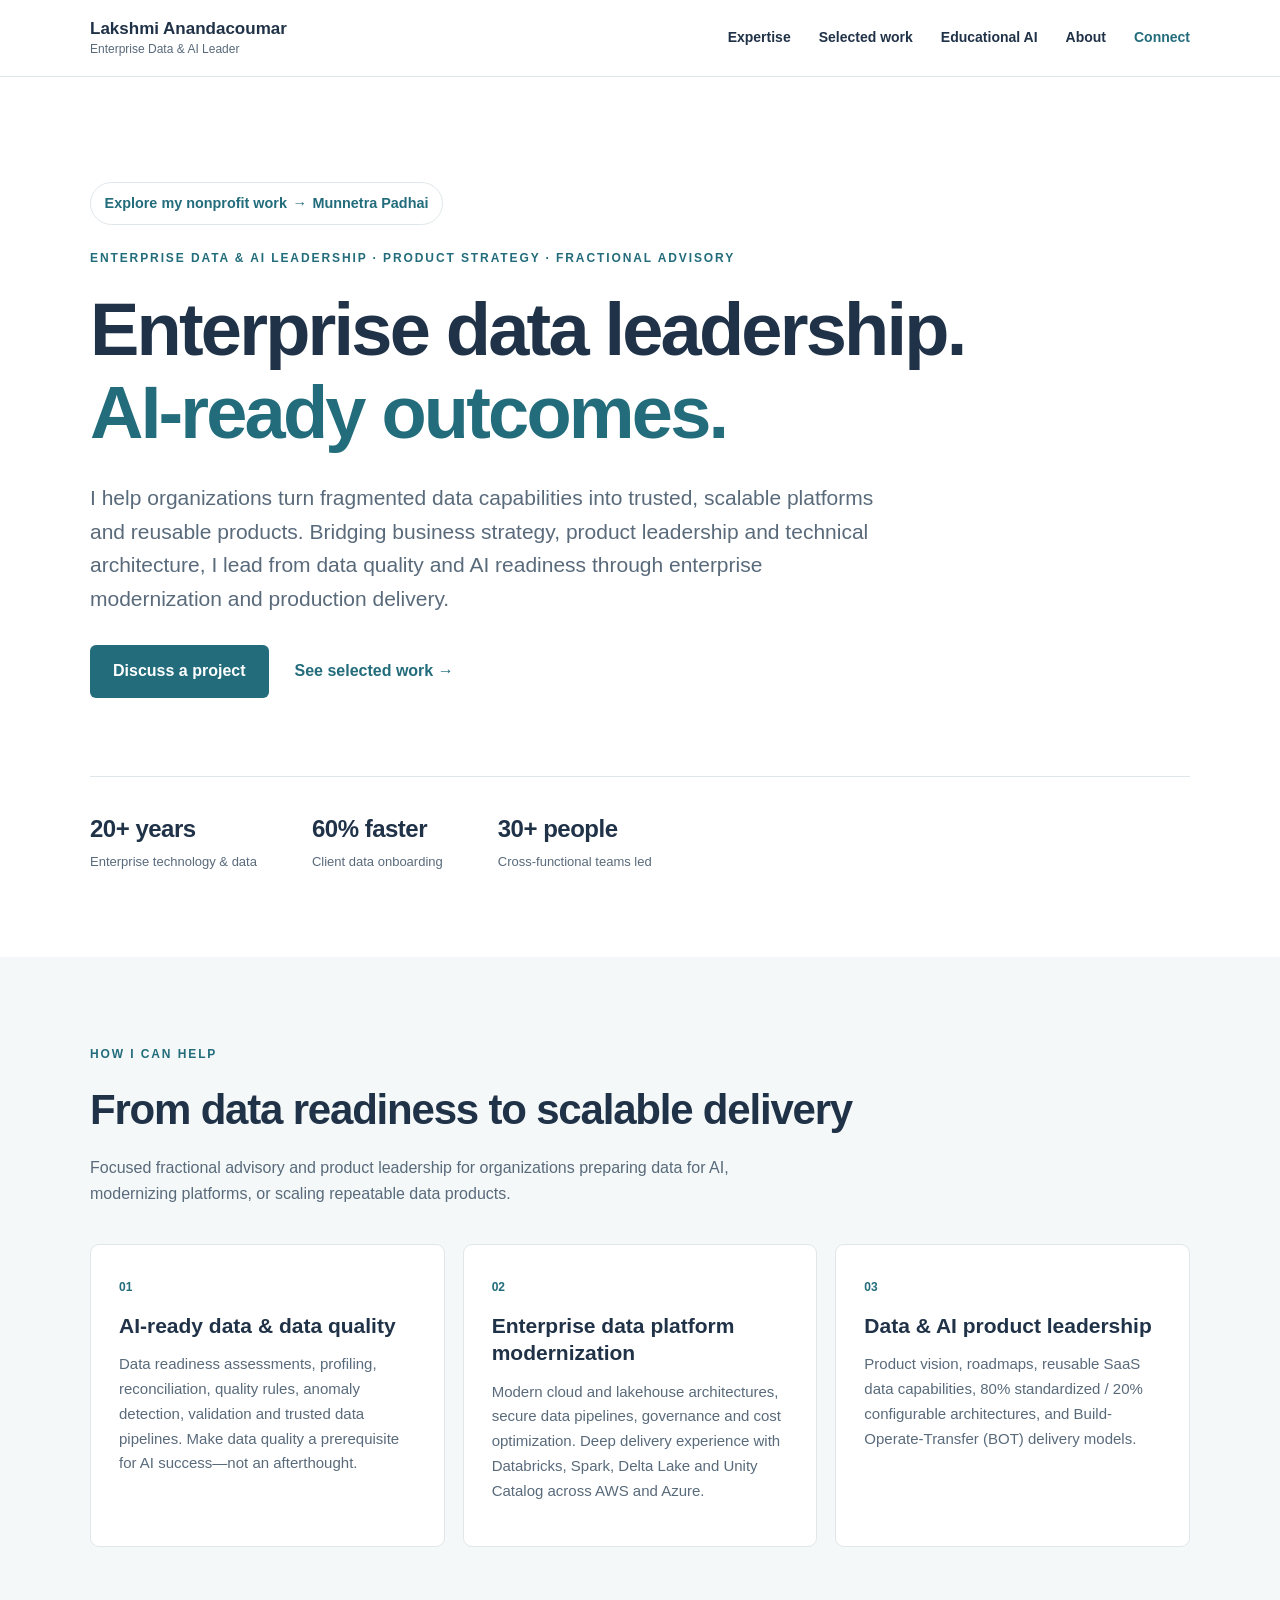
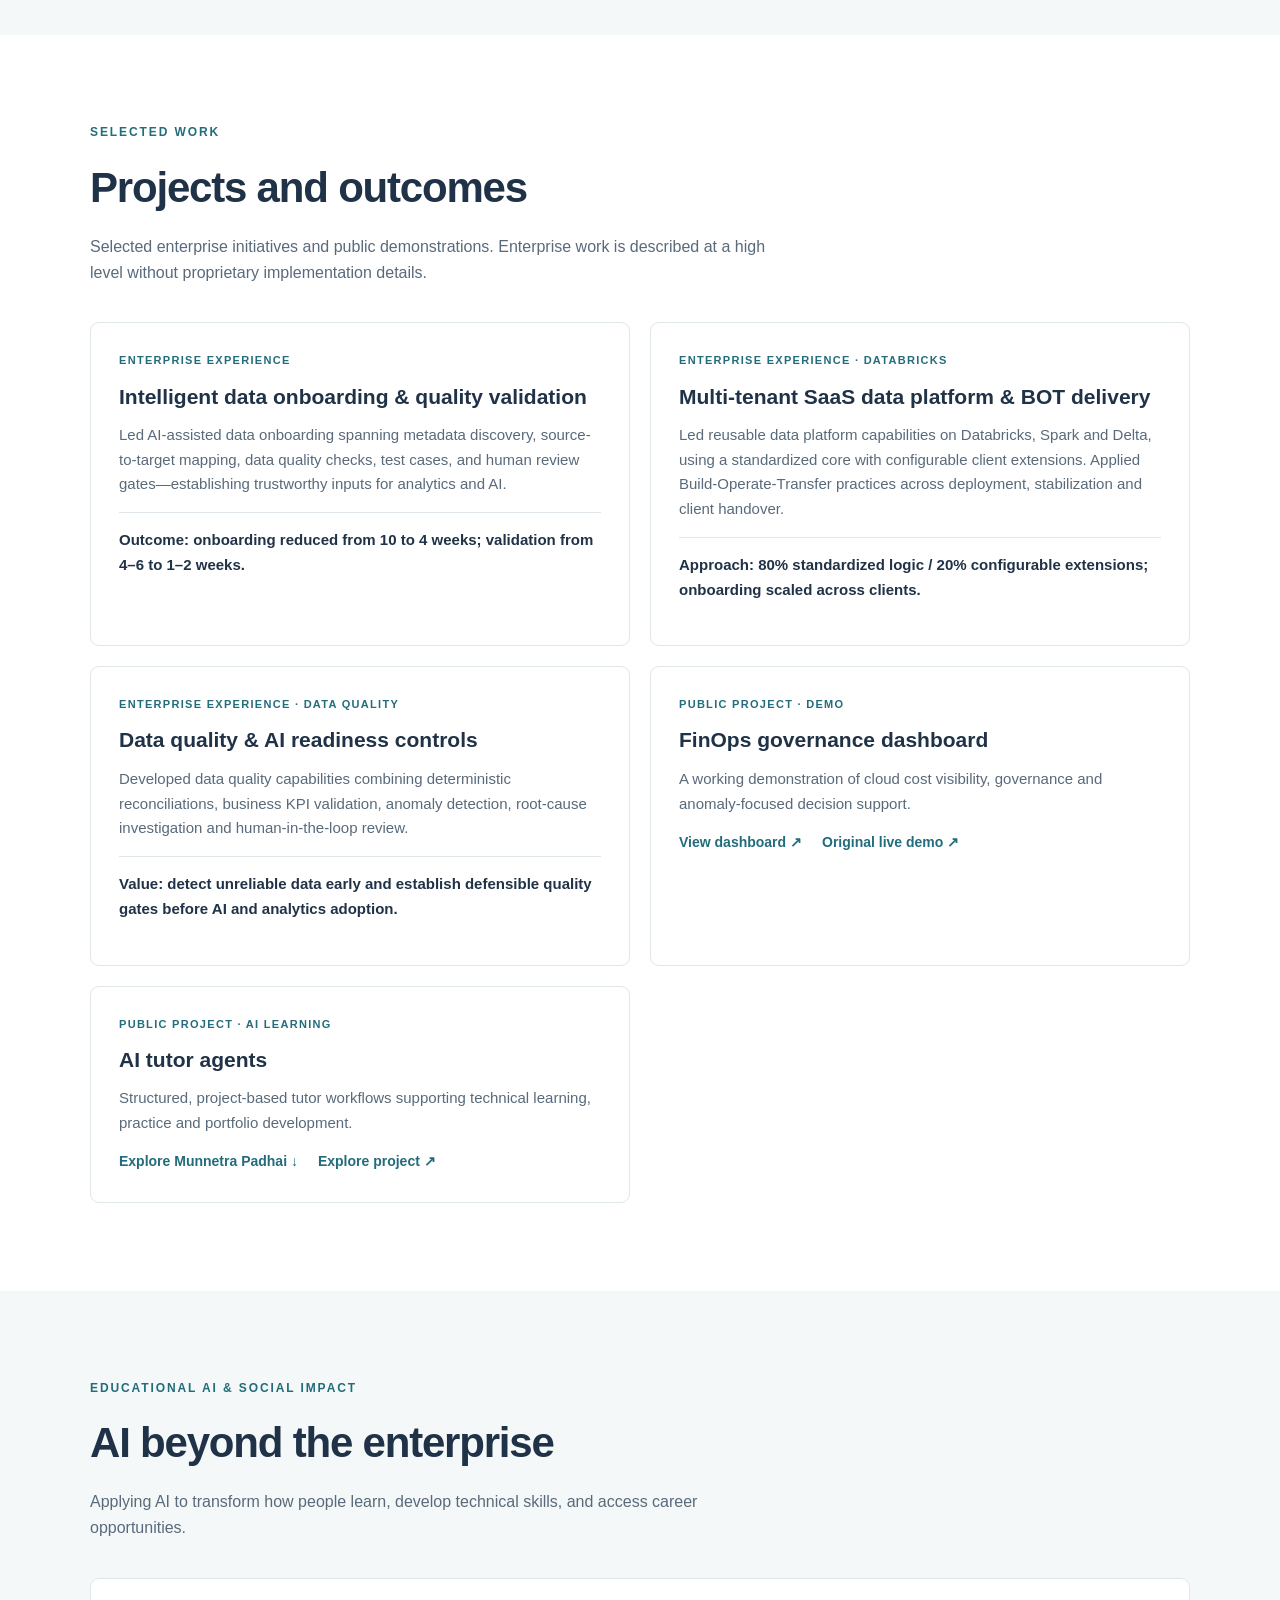
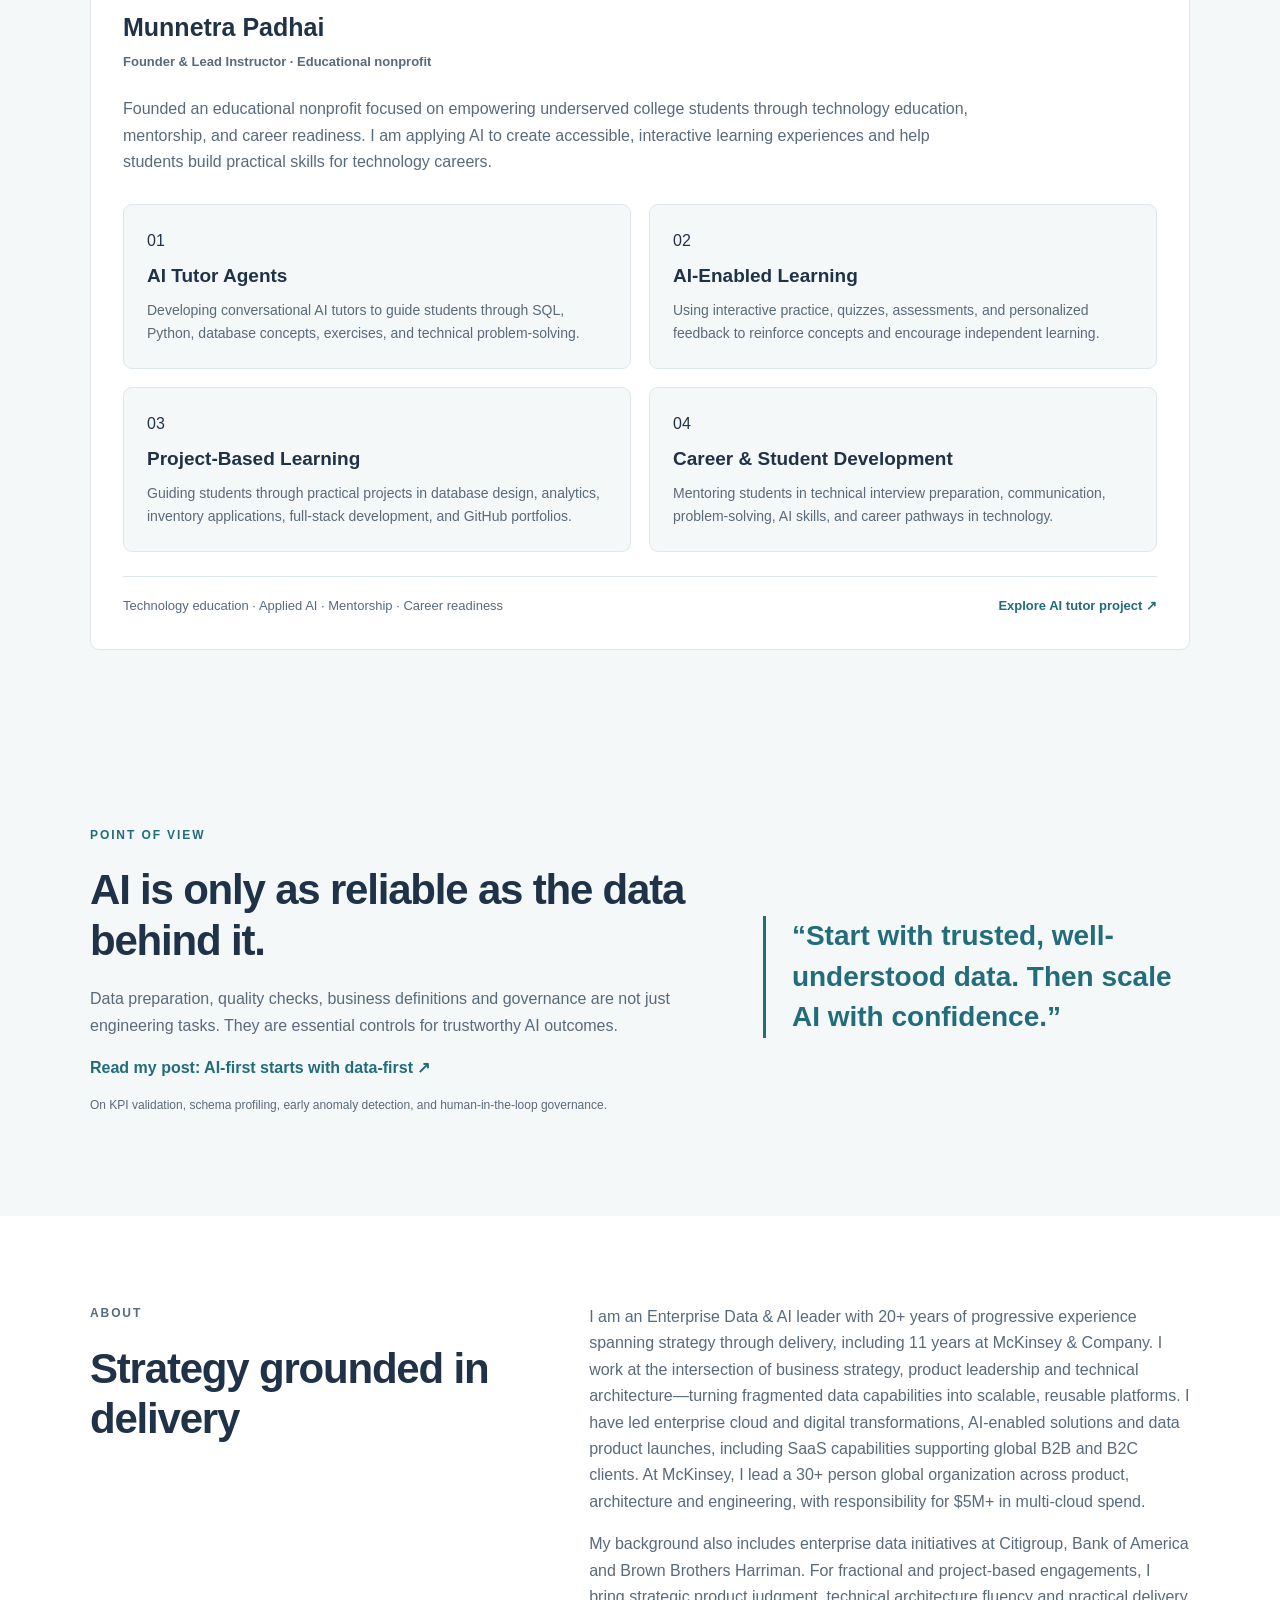
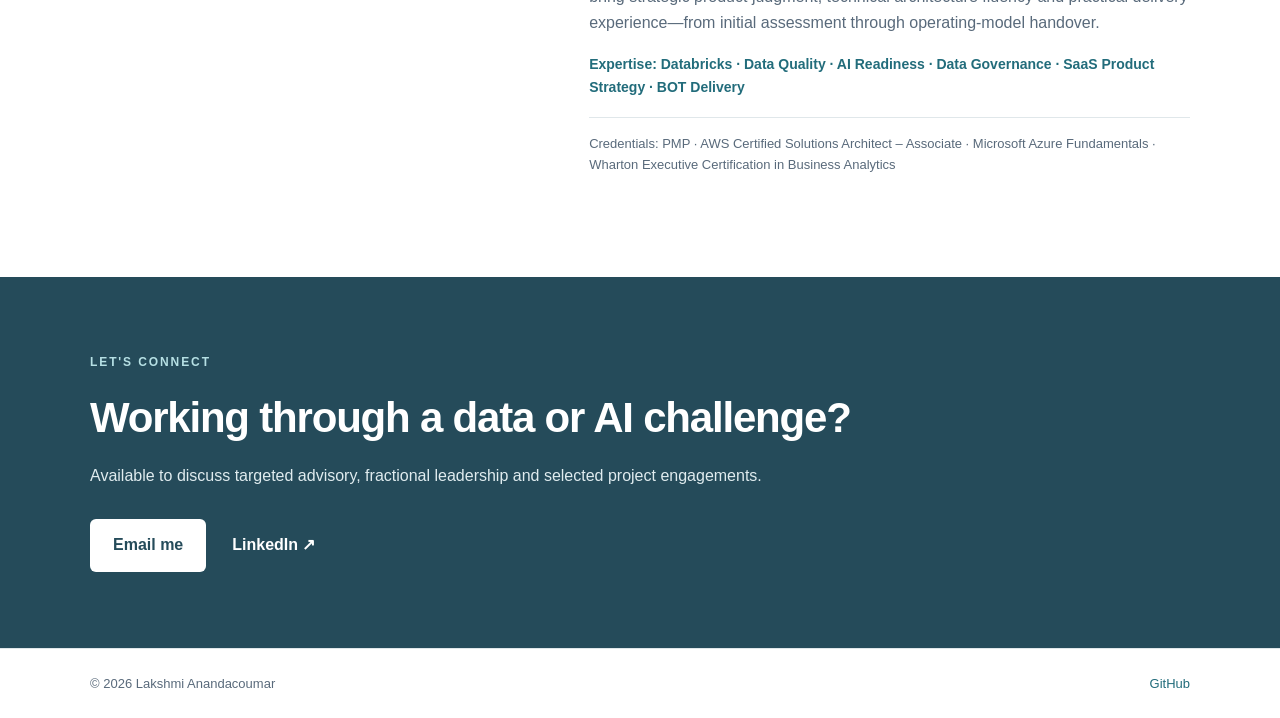
<file: index.html>
<!doctype html>
<html lang="en"><head><meta charset="utf-8"><meta name="viewport" content="width=device-width,initial-scale=1"><meta name="description" content="Enterprise Data & AI product leader advising on trusted data foundations, enterprise platform modernization, reusable SaaS platforms and AI-ready governance."><title>Lakshmi Anandacoumar | Enterprise Data & AI Leadership</title><link rel="stylesheet" href="styles.css"></head>
<body><header class="header"><div class="wrap nav"><a class="brand" href="#home">Lakshmi Anandacoumar<span>Enterprise Data & AI Leader</span></a><button class="menu" id="menu" aria-expanded="false" aria-controls="links">Menu ☰</button><nav id="links" aria-label="Main navigation"><a href="#focus">Expertise</a><a href="#work">Selected work</a><a href="#munnetra-padhai">Educational AI</a><a href="#about">About</a><a href="#contact" class="nav-contact">Connect</a></nav></div></header>
<main><section id="home" class="hero wrap"><a class="impact-link" href="#munnetra-padhai">Explore my nonprofit work <span aria-hidden="true">→</span> Munnetra Padhai</a><p class="eyebrow">ENTERPRISE DATA & AI LEADERSHIP · PRODUCT STRATEGY · FRACTIONAL ADVISORY</p><h1>Enterprise data leadership.<br><em>AI-ready outcomes.</em></h1><p class="lead">I help organizations turn fragmented data capabilities into trusted, scalable platforms and reusable products. Bridging business strategy, product leadership and technical architecture, I lead from data quality and AI readiness through enterprise modernization and production delivery.</p><div class="actions"><a class="button" href="mailto:lakshmi_leo@hotmail.com?subject=Data%20%26%20AI%20Advisory%20Conversation">Discuss a project</a><a class="text-link" href="#work">See selected work →</a></div><div class="metrics"><div><strong>20+ years</strong><span>Enterprise technology & data</span></div><div><strong>60% faster</strong><span>Client data onboarding</span></div><div><strong>30+ people</strong><span>Cross-functional teams led</span></div></div></section>
<section id="focus" class="section soft"><div class="wrap"><p class="eyebrow">HOW I CAN HELP</p><h2>From data readiness to scalable delivery</h2><p class="intro">Focused fractional advisory and product leadership for organizations preparing data for AI, modernizing platforms, or scaling repeatable data products.</p><div class="cards three"><article class="card"><span class="num">01</span><h3>AI-ready data & data quality</h3><p>Data readiness assessments, profiling, reconciliation, quality rules, anomaly detection, validation and trusted data pipelines. Make data quality a prerequisite for AI success—not an afterthought.</p></article><article class="card"><span class="num">02</span><h3>Enterprise data platform modernization</h3><p>Modern cloud and lakehouse architectures, secure data pipelines, governance and cost optimization. Deep delivery experience with Databricks, Spark, Delta Lake and Unity Catalog across AWS and Azure.</p></article><article class="card"><span class="num">03</span><h3>Data & AI product leadership</h3><p>Product vision, roadmaps, reusable SaaS data capabilities, 80% standardized / 20% configurable architectures, and Build-Operate-Transfer (BOT) delivery models.</p></article></div></div></section>
<section id="work" class="section"><div class="wrap"><p class="eyebrow">SELECTED WORK</p><h2>Projects and outcomes</h2><p class="intro">Selected enterprise initiatives and public demonstrations. Enterprise work is described at a high level without proprietary implementation details.</p><div class="work-grid"><article class="work-card"><div class="work-type">ENTERPRISE EXPERIENCE</div><h3>Intelligent data onboarding & quality validation</h3><p>Led AI-assisted data onboarding spanning metadata discovery, source-to-target mapping, data quality checks, test cases, and human review gates—establishing trustworthy inputs for analytics and AI.</p><p class="result">Outcome: onboarding reduced from 10 to 4 weeks; validation from 4–6 to 1–2 weeks.</p></article><article class="work-card"><div class="work-type">ENTERPRISE EXPERIENCE · DATABRICKS</div><h3>Multi-tenant SaaS data platform & BOT delivery</h3><p>Led reusable data platform capabilities on Databricks, Spark and Delta, using a standardized core with configurable client extensions. Applied Build-Operate-Transfer practices across deployment, stabilization and client handover.</p><p class="result">Approach: 80% standardized logic / 20% configurable extensions; onboarding scaled across clients.</p></article><article class="work-card"><div class="work-type">ENTERPRISE EXPERIENCE · DATA QUALITY</div><h3>Data quality & AI readiness controls</h3><p>Developed data quality capabilities combining deterministic reconciliations, business KPI validation, anomaly detection, root-cause investigation and human-in-the-loop review.</p><p class="result">Value: detect unreliable data early and establish defensible quality gates before AI and analytics adoption.</p></article><article class="work-card"><div class="work-type">PUBLIC PROJECT · DEMO</div><h3>FinOps governance dashboard</h3><p>A working demonstration of cloud cost visibility, governance and anomaly-focused decision support.</p><div class="card-links"><a href="finops/index.html" target="_blank" rel="noopener noreferrer">View dashboard ↗</a><a href="https://lakshmianandacoumar.github.io/finops-cost-governance-dashboard/" target="_blank" rel="noopener noreferrer">Original live demo ↗</a></div></article><article class="work-card"><div class="work-type">PUBLIC PROJECT · AI LEARNING</div><h3>AI tutor agents</h3><p>Structured, project-based tutor workflows supporting technical learning, practice and portfolio development.</p><div class="card-links"><a href="#munnetra-padhai">Explore Munnetra Padhai ↓</a><a href="https://github.com/Lakshmi-AI-Data/interactive-ai-tutor-agents" target="_blank" rel="noopener noreferrer">Explore project ↗</a></div></article></div></div></section>
<section id="munnetra-padhai" class="section soft"><div class="wrap">
<p class="eyebrow">EDUCATIONAL AI & SOCIAL IMPACT</p>
<h2>AI beyond the enterprise</h2>
<p class="intro">Applying AI to transform how people learn, develop technical skills, and access career opportunities.</p>
<div class="munnetra-panel">
<div class="munnetra-heading"><h3>Munnetra Padhai</h3><span class="munnetra-role">Founder & Lead Instructor · Educational nonprofit</span></div>
<p class="munnetra-description">Founded an educational nonprofit focused on empowering underserved college students through technology education, mentorship, and career readiness. I am applying AI to create accessible, interactive learning experiences and help students build practical skills for technology careers.</p>
<div class="munnetra-grid">
<article class="munnetra-card"><span class="num">01</span><h3>AI Tutor Agents</h3><p>Developing conversational AI tutors to guide students through SQL, Python, database concepts, exercises, and technical problem-solving.</p></article>
<article class="munnetra-card"><span class="num">02</span><h3>AI-Enabled Learning</h3><p>Using interactive practice, quizzes, assessments, and personalized feedback to reinforce concepts and encourage independent learning.</p></article>
<article class="munnetra-card"><span class="num">03</span><h3>Project-Based Learning</h3><p>Guiding students through practical projects in database design, analytics, inventory applications, full-stack development, and GitHub portfolios.</p></article>
<article class="munnetra-card"><span class="num">04</span><h3>Career & Student Development</h3><p>Mentoring students in technical interview preparation, communication, problem-solving, AI skills, and career pathways in technology.</p></article>
</div>
<div class="munnetra-footer"><span>Technology education · Applied AI · Mentorship · Career readiness</span><a href="https://github.com/Lakshmi-AI-Data/interactive-ai-tutor-agents" target="_blank" rel="noopener noreferrer">Explore AI tutor project ↗</a></div>
</div></div></section>
<section class="section soft" id="perspective"><div class="wrap perspective"><div><p class="eyebrow">POINT OF VIEW</p><h2>AI is only as reliable as the data behind it.</h2><p>Data preparation, quality checks, business definitions and governance are not just engineering tasks. They are essential controls for trustworthy AI outcomes.</p><a class="text-link" href="https://lnkd.in/p/eaqyhXCV" target="_blank" rel="noopener noreferrer">Read my post: AI-first starts with data-first ↗</a><p class="note">On KPI validation, schema profiling, early anomaly detection, and human-in-the-loop governance.</p></div><div class="quote">“Start with trusted, well-understood data. Then scale AI with confidence.”</div></div></section>
<section id="about" class="section"><div class="wrap about"><div><p class="eyebrow">ABOUT</p><h2>Strategy grounded in delivery</h2></div><div><p>I am an Enterprise Data & AI leader with 20+ years of progressive experience spanning strategy through delivery, including 11 years at McKinsey & Company. I work at the intersection of business strategy, product leadership and technical architecture—turning fragmented data capabilities into scalable, reusable platforms. I have led enterprise cloud and digital transformations, AI-enabled solutions and data product launches, including SaaS capabilities supporting global B2B and B2C clients. At McKinsey, I lead a 30+ person global organization across product, architecture and engineering, with responsibility for $5M+ in multi-cloud spend.</p><p>My background also includes enterprise data initiatives at Citigroup, Bank of America and Brown Brothers Harriman. For fractional and project-based engagements, I bring strategic product judgment, technical architecture fluency and practical delivery experience—from initial assessment through operating-model handover.</p><p class="small">Expertise: Databricks · Data Quality · AI Readiness · Data Governance · SaaS Product Strategy · BOT Delivery</p><p class="credentials">Credentials: PMP · AWS Certified Solutions Architect – Associate · Microsoft Azure Fundamentals · Wharton Executive Certification in Business Analytics</p></div></div></section>
<section id="contact" class="contact"><div class="wrap"><p class="eyebrow">LET'S CONNECT</p><h2>Working through a data or AI challenge?</h2><p>Available to discuss targeted advisory, fractional leadership and selected project engagements.</p><div class="actions"><a class="button light" href="mailto:lakshmi_leo@hotmail.com?subject=Data%20%26%20AI%20Advisory%20Conversation">Email me</a><a class="light-link" href="https://www.linkedin.com/in/lakshmianandacoumar/" target="_blank" rel="noopener noreferrer">LinkedIn ↗</a></div></div></section></main><footer><div class="wrap foot"><span>© <span id="year">2026</span> Lakshmi Anandacoumar</span><a href="https://github.com/Lakshmi-AI-Data/portfolio" target="_blank" rel="noopener noreferrer">GitHub</a></div></footer><script src="script.js"></script></body></html>
</file>
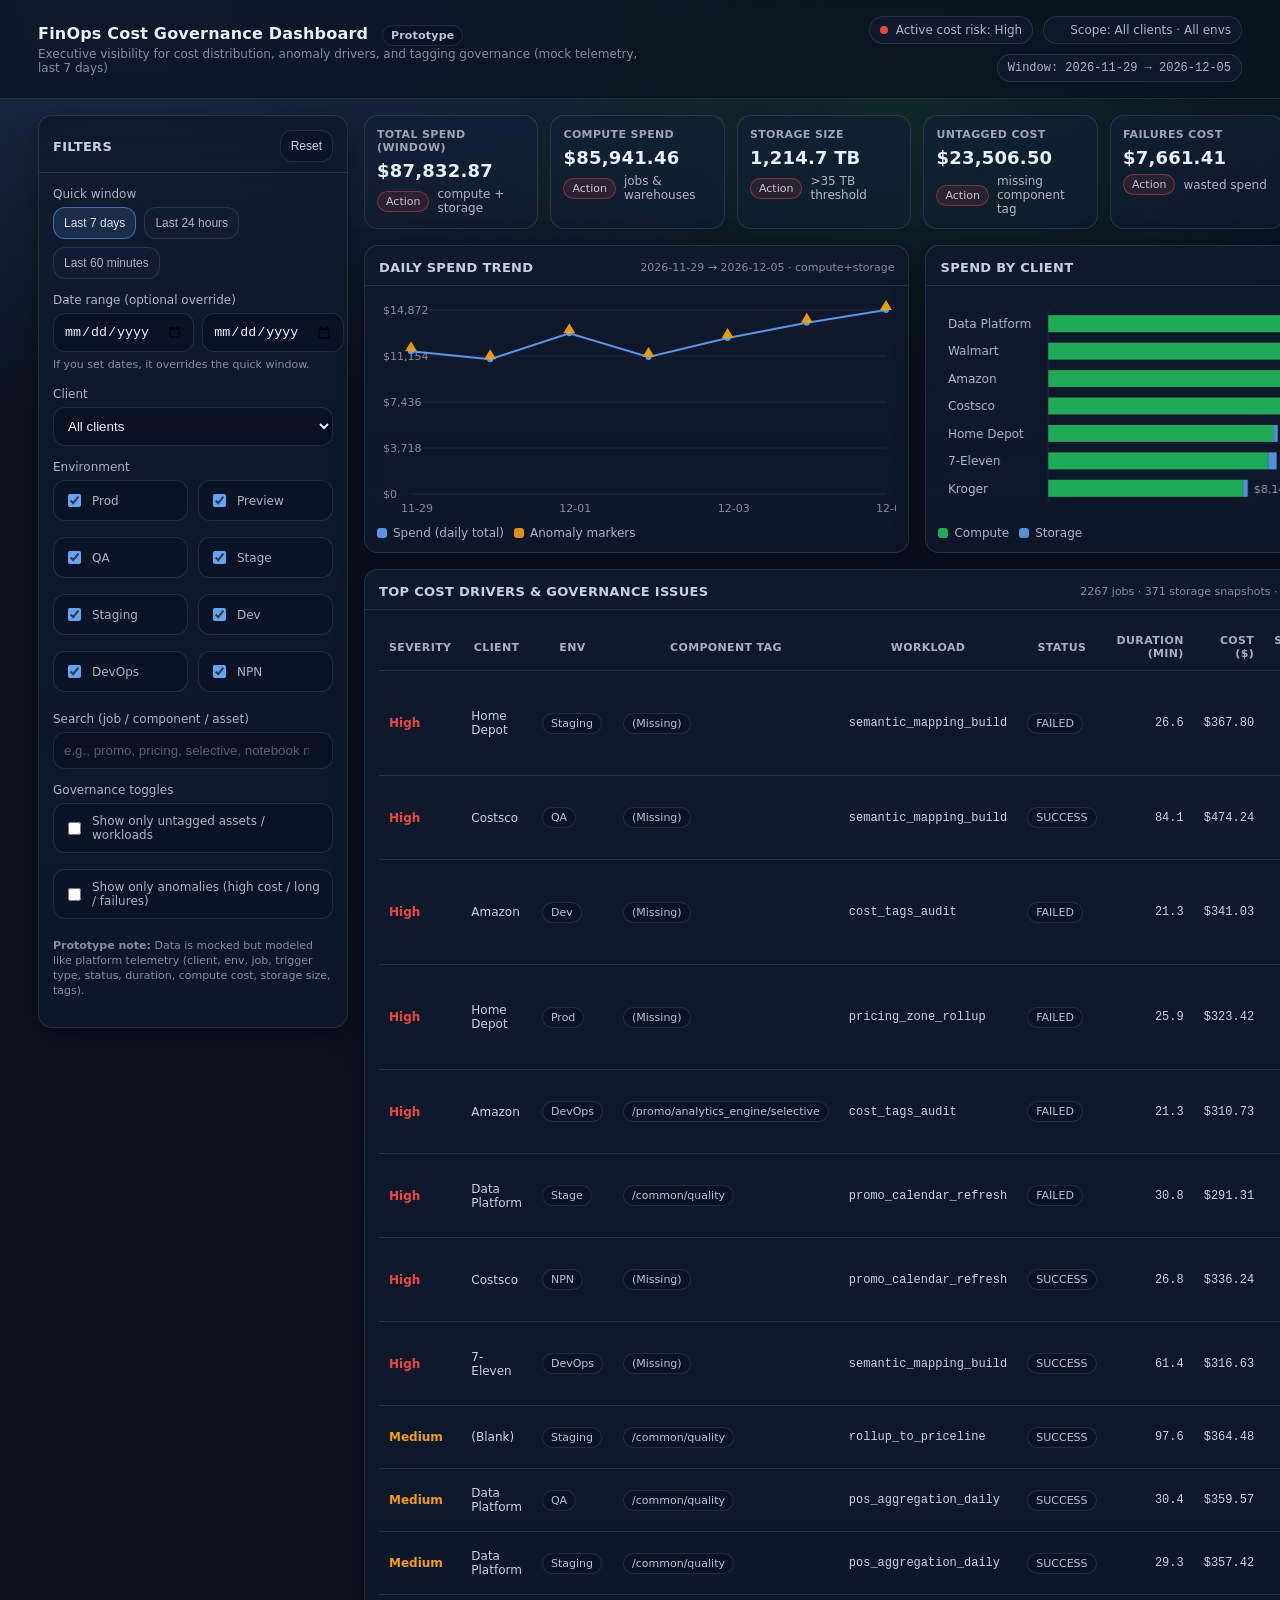
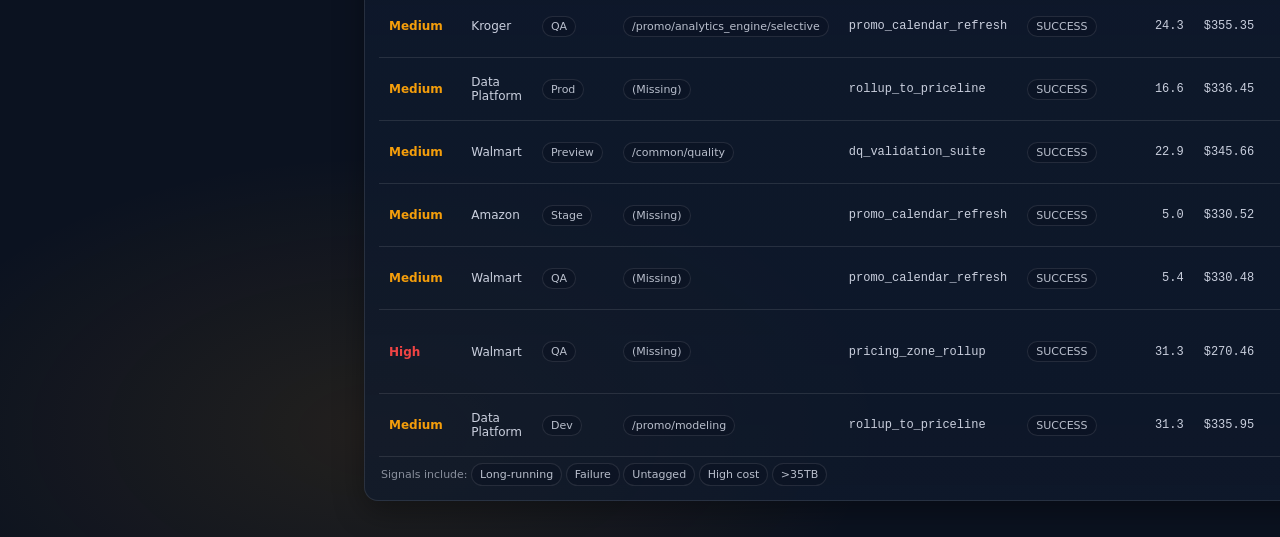
<file: finops/index.html>
<!doctype html>
<html lang="en">
<head>
  <meta charset="UTF-8" />
  <meta name="viewport" content="width=device-width, initial-scale=1"/>
  <title>FinOps Cost Governance Dashboard (Prototype)</title>
  <style>
    :root{
      --bg:#0b1220;
      --panel:#0f1a2d;
      --panel2:#111f36;
      --border:rgba(255,255,255,.10);
      --text:#e9eefb;
      --muted:rgba(233,238,251,.72);
      --muted2:rgba(233,238,251,.55);
      --good:#22c55e;
      --warn:#f59e0b;
      --bad:#ef4444;
      --accent:#60a5fa;
      --chip:#0b1630;
      --shadow: 0 10px 30px rgba(0,0,0,.35);
      --radius:14px;
    }
    *{box-sizing:border-box}
    body{
      margin:0;
      font-family: ui-sans-serif, system-ui, -apple-system, Segoe UI, Roboto, Helvetica, Arial, "Apple Color Emoji","Segoe UI Emoji";
      background: radial-gradient(1200px 700px at 10% 0%, rgba(96,165,250,.18), transparent 60%),
                  radial-gradient(900px 500px at 70% 5%, rgba(34,197,94,.12), transparent 55%),
                  radial-gradient(900px 500px at 30% 95%, rgba(245,158,11,.10), transparent 55%),
                  var(--bg);
      color:var(--text);
    }
    header{
      position:sticky; top:0; z-index:5;
      backdrop-filter: blur(10px);
      background: rgba(11,18,32,.72);
      border-bottom: 1px solid var(--border);
    }
    .wrap{max-width:1240px; margin:0 auto; padding:16px 18px;}
    .topbar{
      display:flex; align-items:center; justify-content:space-between; gap:12px;
    }
    .title{
      display:flex; flex-direction:column; gap:4px;
    }
    .title h1{
      margin:0;
      font-size:16px;
      letter-spacing:.2px;
      font-weight:700;
    }
    .subtitle{
      font-size:12px; color:var(--muted2);
    }
    .statusline{
      display:flex; align-items:center; gap:10px; flex-wrap:wrap;
      justify-content:flex-end;
    }
    .pill{
      font-size:12px;
      padding:6px 10px;
      border:1px solid var(--border);
      background: rgba(17,31,54,.55);
      border-radius:999px;
      color:var(--muted);
      display:inline-flex; gap:8px; align-items:center;
    }
    .dot{width:8px;height:8px;border-radius:50%;}
    .dot.good{background:var(--good)}
    .dot.warn{background:var(--warn)}
    .dot.bad{background:var(--bad)}
    main{
      max-width:1240px; margin:0 auto; padding:16px 18px 36px;
      display:grid;
      grid-template-columns: 310px 1fr;
      gap:16px;
      align-items:start;
    }
    .panel{
      background: linear-gradient(180deg, rgba(15,26,45,.92), rgba(15,26,45,.72));
      border:1px solid var(--border);
      border-radius: var(--radius);
      box-shadow: var(--shadow);
    }
    .panel h2{
      margin:0;
      font-size:13px;
      letter-spacing:.3px;
      font-weight:800;
      text-transform:uppercase;
      color:rgba(233,238,251,.85);
    }
    .panel .hd{
      padding:14px 14px 10px;
      border-bottom:1px solid var(--border);
      display:flex; align-items:center; justify-content:space-between; gap:10px;
    }
    .panel .bd{ padding:14px; }
    .filters .group{ margin-bottom:14px; }
    label{
      display:block;
      font-size:12px;
      color:var(--muted);
      margin-bottom:6px;
    }
    select, input[type="date"], input[type="search"]{
      width:100%;
      padding:10px 10px;
      border-radius:12px;
      border:1px solid var(--border);
      background: rgba(9,16,31,.6);
      color:var(--text);
      outline:none;
    }
    input[type="search"]::placeholder{color:rgba(233,238,251,.35)}
    .btnrow{display:flex; gap:8px; flex-wrap:wrap;}
    .btn{
      border:1px solid var(--border);
      background: rgba(17,31,54,.55);
      color:var(--muted);
      padding:8px 10px;
      border-radius:12px;
      font-size:12px;
      cursor:pointer;
      user-select:none;
    }
    .btn.active{
      border-color: rgba(96,165,250,.55);
      color: rgba(233,238,251,.92);
      background: rgba(96,165,250,.14);
    }
    .checks{
      display:grid;
      grid-template-columns: 1fr 1fr;
      gap:10px 10px;
    }
    .check{
      display:flex; align-items:center; gap:8px;
      font-size:12px; color:var(--muted);
      padding:10px 10px;
      border:1px solid var(--border);
      border-radius:12px;
      background: rgba(9,16,31,.45);
      cursor:pointer;
      user-select:none;
    }
    .check input{accent-color: var(--accent)}
    .mutedNote{
      font-size:11px; color:var(--muted2); line-height:1.35;
    }

    .content{
      display:flex; flex-direction:column; gap:16px;
    }
    .kpis{
      display:grid;
      grid-template-columns: repeat(6, minmax(0,1fr));
      gap:12px;
    }
    .kpi{
      padding:12px 12px;
      border-radius: var(--radius);
      border:1px solid var(--border);
      background: linear-gradient(180deg, rgba(17,31,54,.70), rgba(17,31,54,.40));
    }
    .kpi .k{
      font-size:11px;
      color:rgba(233,238,251,.65);
      text-transform:uppercase;
      letter-spacing:.35px;
      margin-bottom:6px;
      font-weight:800;
    }
    .kpi .v{
      font-size:18px;
      font-weight:900;
      letter-spacing:.2px;
      margin-bottom:6px;
    }
    .kpi .s{
      font-size:12px;
      color:var(--muted);
      display:flex; align-items:center; gap:8px;
    }
    .badge{
      font-size:11px;
      padding:3px 8px;
      border-radius:999px;
      border:1px solid var(--border);
      background: rgba(11,18,32,.35);
      color:rgba(233,238,251,.80);
    }
    .badge.good{border-color: rgba(34,197,94,.45); background: rgba(34,197,94,.12)}
    .badge.warn{border-color: rgba(245,158,11,.45); background: rgba(245,158,11,.12)}
    .badge.bad{border-color: rgba(239,68,68,.45); background: rgba(239,68,68,.12)}
    .grid2{display:grid; grid-template-columns: 1fr 1fr; gap:16px;}
    .chartwrap{
      height:240px;
      padding:12px 12px 6px;
    }
    .legend{
      display:flex; gap:10px; flex-wrap:wrap;
      padding:0 12px 12px;
      color:var(--muted);
      font-size:12px;
    }
    .legend .key{display:inline-flex; align-items:center; gap:6px;}
    .key .sw{width:10px;height:10px;border-radius:3px; background: var(--accent);}
    .tablewrap{overflow:auto;}
    table{
      width:100%;
      border-collapse:separate;
      border-spacing:0;
      font-size:12px;
      min-width:820px;
    }
    th, td{
      padding:10px 10px;
      border-bottom:1px solid var(--border);
      vertical-align:middle;
      color:rgba(233,238,251,.86);
    }
    th{
      position:sticky; top:0;
      background: rgba(15,26,45,.95);
      text-transform:uppercase;
      letter-spacing:.35px;
      font-size:11px;
      color:rgba(233,238,251,.70);
      font-weight:800;
      z-index:1;
    }
    tr:hover td{background: rgba(96,165,250,.05);}
    .right{text-align:right}
    .mono{font-family: ui-monospace, SFMono-Regular, Menlo, Monaco, Consolas, "Liberation Mono", "Courier New", monospace;}
    .chip{
      display:inline-flex; align-items:center; gap:6px;
      padding:3px 8px;
      border-radius:999px;
      border:1px solid var(--border);
      background: rgba(9,16,31,.45);
      color: rgba(233,238,251,.78);
      font-size:11px;
      white-space:nowrap;
    }
    .sev{font-weight:900}
    .sev.good{color:var(--good)}
    .sev.warn{color:var(--warn)}
    .sev.bad{color:var(--bad)}
    .small{font-size:11px; color:var(--muted2)}
    .footerNote{
      margin-top:6px;
      font-size:11px;
      color:var(--muted2);
      padding:0 2px;
      line-height:1.4;
    }
    canvas{width:100%; height:100%;}
    .actions{
      display:flex; gap:8px; align-items:center;
    }
    .linkbtn{
      font-size:12px;
      padding:8px 10px;
      border-radius:12px;
      border:1px solid var(--border);
      background: rgba(9,16,31,.45);
      color:rgba(233,238,251,.85);
      cursor:pointer;
    }
    .linkbtn:hover{border-color: rgba(96,165,250,.45)}
    @media (max-width: 1100px){
      main{grid-template-columns: 1fr; }
      .kpis{grid-template-columns: repeat(3, minmax(0,1fr));}
      .grid2{grid-template-columns: 1fr;}
    }
    @media (max-width: 640px){
      .kpis{grid-template-columns: repeat(2, minmax(0,1fr));}
    }
  </style>
</head>
<body>
<header>
  <div class="wrap">
    <div class="topbar">
      <div class="title">
        <h1>FinOps Cost Governance Dashboard <span class="badge" style="margin-left:8px;">Prototype</span></h1>
        <div class="subtitle">Executive visibility for cost distribution, anomaly drivers, and tagging governance (mock telemetry, last 7 days)</div>
      </div>
      <div class="statusline">
        <div class="pill"><span class="dot warn"></span><span id="hdrRiskLabel">Active cost risk: Medium</span></div>
        <div class="pill"><span class="dot"></span><span id="hdrScope">Scope: All clients · All envs</span></div>
        <div class="pill"><span class="mono" id="hdrWindow">Window: —</span></div>
      </div>
    </div>
  </div>
</header>

<main>
  <!-- Filters -->
  <section class="panel filters">
    <div class="hd">
      <h2>Filters</h2>
      <div class="actions">
        <button class="linkbtn" id="btnReset">Reset</button>
      </div>
    </div>
    <div class="bd">
      <div class="group">
        <label>Quick window</label>
        <div class="btnrow">
          <button class="btn active" data-window="7d" id="btn7d">Last 7 days</button>
          <button class="btn" data-window="24h" id="btn24h">Last 24 hours</button>
          <button class="btn" data-window="60m" id="btn60m">Last 60 minutes</button>
        </div>
      </div>

      <div class="group">
        <label>Date range (optional override)</label>
        <div style="display:grid;grid-template-columns:1fr 1fr;gap:8px;">
          <input type="date" id="minDate"/>
          <input type="date" id="maxDate"/>
        </div>
        <div class="mutedNote" style="margin-top:6px;">
          If you set dates, it overrides the quick window.
        </div>
      </div>

      <div class="group">
        <label>Client</label>
        <select id="clientSelect"></select>
      </div>

      <div class="group">
        <label>Environment</label>
        <div class="checks" id="envChecks"></div>
      </div>

      <div class="group">
        <label>Search (job / component / asset)</label>
        <input type="search" id="searchBox" placeholder="e.g., promo, pricing, selective, notebook name…"/>
      </div>

      <div class="group">
        <label>Governance toggles</label>
        <div class="checks" style="grid-template-columns:1fr;">
          <label class="check" style="cursor:pointer;">
            <input type="checkbox" id="onlyUntagged"/>
            Show only untagged assets / workloads
          </label>
          <label class="check" style="cursor:pointer;">
            <input type="checkbox" id="onlyAnomalies"/>
            Show only anomalies (high cost / long / failures)
          </label>
        </div>
      </div>

      <div class="group">
        <div class="mutedNote">
          <b>Prototype note:</b> Data is mocked but modeled like platform telemetry (client, env, job, trigger type, status, duration, compute cost, storage size, tags).
        </div>
      </div>
    </div>
  </section>

  <!-- Content -->
  <section class="content">
    <!-- KPI row -->
    <div class="kpis">
      <div class="kpi">
        <div class="k">Total Spend (Window)</div>
        <div class="v" id="kpiTotalSpend">$—</div>
        <div class="s"><span class="badge" id="kpiSpendBadge">—</span><span id="kpiSpendSub">compute + storage</span></div>
      </div>
      <div class="kpi">
        <div class="k">Compute Spend</div>
        <div class="v" id="kpiCompute">$—</div>
        <div class="s"><span class="badge" id="kpiComputeBadge">—</span><span id="kpiComputeSub">jobs & warehouses</span></div>
      </div>
      <div class="kpi">
        <div class="k">Storage Size</div>
        <div class="v" id="kpiStorage">— TB</div>
        <div class="s"><span class="badge" id="kpiStorageBadge">—</span><span id="kpiStorageSub">&gt;35 TB threshold</span></div>
      </div>
      <div class="kpi">
        <div class="k">Untagged Cost</div>
        <div class="v" id="kpiUntagged">$—</div>
        <div class="s"><span class="badge" id="kpiUntaggedBadge">—</span><span id="kpiUntaggedSub">missing component tag</span></div>
      </div>
      <div class="kpi">
        <div class="k">Failures Cost</div>
        <div class="v" id="kpiFailures">$—</div>
        <div class="s"><span class="badge" id="kpiFailuresBadge">—</span><span id="kpiFailuresSub">wasted spend</span></div>
      </div>
      <div class="kpi">
        <div class="k">Active Cost Risk</div>
        <div class="v" id="kpiRisk">—</div>
        <div class="s"><span class="badge" id="kpiRiskBadge">—</span><span id="kpiRiskSub">long + fail + untagged</span></div>
      </div>
    </div>

    <!-- Charts -->
    <div class="grid2">
      <div class="panel">
        <div class="hd">
          <h2>Daily spend trend</h2>
          <div class="small" id="trendSub">Last 7 days · compute+storage</div>
        </div>
        <div class="chartwrap">
          <canvas id="trendChart"></canvas>
        </div>
        <div class="legend">
          <span class="key"><span class="sw" style="background:rgba(96,165,250,.9)"></span>Spend (daily total)</span>
          <span class="key"><span class="sw" style="background:rgba(245,158,11,.9)"></span>Anomaly markers</span>
        </div>
      </div>

      <div class="panel">
        <div class="hd">
          <h2>Spend by client</h2>
          <div class="small" id="clientBarSub">Sorted by total spend</div>
        </div>
        <div class="chartwrap">
          <canvas id="clientBar"></canvas>
        </div>
        <div class="legend">
          <span class="key"><span class="sw" style="background:rgba(34,197,94,.85)"></span>Compute</span></span>
          <span class="key"><span class="sw" style="background:rgba(96,165,250,.85)"></span>Storage</span></span>
        </div>
      </div>
    </div>

    <!-- Table -->
    <div class="panel">
      <div class="hd">
        <h2>Top cost drivers & governance issues</h2>
        <div class="small" id="tableSub">Jobs and assets contributing most to spend and/or policy breaches</div>
      </div>
      <div class="bd">
        <div class="tablewrap">
          <table>
            <thead>
              <tr>
                <th>Severity</th>
                <th>Client</th>
                <th>Env</th>
                <th>Component Tag</th>
                <th>Workload</th>
                <th>Status</th>
                <th class="right">Duration (min)</th>
                <th class="right">Cost ($)</th>
                <th class="right">Storage (TB)</th>
                <th>Signals</th>
              </tr>
            </thead>
            <tbody id="tbody"></tbody>
          </table>
        </div>
        <div class="footerNote">
          Signals include: <span class="chip">Long-running</span> <span class="chip">Failure</span>
          <span class="chip">Untagged</span> <span class="chip">High cost</span> <span class="chip">&gt;35TB</span>
        </div>
      </div>
    </div>
  </section>
</main>

<script>
/** -----------------------------
 *  Mock telemetry data generator
 *  -----------------------------
 *  The goal is “realistic enough” executive telemetry:
 *  - daily spend by client/env
 *  - job-level costs + duration + status + tags
 *  - storage sizes (per client/env asset)
 */

const ENVIRONMENTS = ["Prod","Preview","QA","Stage","Staging","Dev","DevOps","NPN"];
const CLIENTS = ["Amazon","7-Eleven","Walmart","Kroger","Home Depot","Ahold","Costsco","Data Platform","(Blank)"];
const COMPONENTS = [
  "/promo/analytics_engine/selective",
  "/promo/modeling",
  "/price/pipeline",
  "/common/ingestion",
  "/common/quality",
  "/clearance/scoring",
  "(Missing)"
];
const TRIGGERS = ["Scheduled","Manual","API","Backfill"];
const STATUSES = ["SUCCESS","FAILED","CANCELLED"];

function seededRandom(seed){
  // simple deterministic RNG
  let t = seed >>> 0;
  return function(){
    t += 0x6D2B79F5;
    let x = Math.imul(t ^ (t >>> 15), 1 | t);
    x ^= x + Math.imul(x ^ (x >>> 7), 61 | x);
    return ((x ^ (x >>> 14)) >>> 0) / 4294967296;
  }
}

function fmtMoney(n){
  const v = Math.round(n * 100) / 100;
  return v.toLocaleString(undefined,{style:"currency",currency:"USD"});
}
function fmtTB(n){
  const v = Math.round(n * 10) / 10;
  return v.toLocaleString(undefined,{minimumFractionDigits:1, maximumFractionDigits:1});
}
function clamp(n,a,b){ return Math.max(a, Math.min(b,n)); }

function daysBack(date, n){
  const d = new Date(date);
  d.setDate(d.getDate() - n);
  return d;
}
function isoDate(d){
  const x = new Date(d);
  x.setHours(0,0,0,0);
  return x.toISOString().slice(0,10);
}
function within(d, start, end){
  const t = new Date(d).getTime();
  return t >= start.getTime() && t <= end.getTime();
}

const NOW = new Date();
NOW.setSeconds(0,0);

// Generate mock records: one record ~= one job run OR one storage asset snapshot
// We'll represent everything as "records" with type: "job" or "storage".
function generateMockTelemetry(){
  const rnd = seededRandom(260214); // fixed seed for stable demo
  const records = [];

  // Storage assets per client/env (stable-ish over window)
  CLIENTS.forEach(client=>{
    ENVIRONMENTS.forEach(env=>{
      // Not every client has every env
      if(rnd() < 0.35 && env !== "Prod") return;
      if(client === "(Blank)" && rnd() < 0.6) return;

      // base storage TB
      let baseTB = 2 + rnd()*18;
      if(client === "Amazon") baseTB += 18;
      if(client === "7-Eleven") baseTB += 10;
      if(client === "Walmart") baseTB += 7;
      if(client === "Data Platform") baseTB += 30;

      // occasional >35TB risk
      if(rnd() < 0.12) baseTB += 25 + rnd()*15;

      // daily snapshots (7d)
      for(let i=6;i>=0;i--){
        const day = daysBack(NOW, i);
        const drift = (rnd()-0.5) * 0.8; // +/- 0.4 TB day-to-day
        const tb = clamp(baseTB + drift*i, 0.5, 90);
        const storageCost = tb * (0.18 + rnd()*0.08); // $/TB/day mock
        records.push({
          type:"storage",
          ts: new Date(day.getFullYear(), day.getMonth(), day.getDate(), 2, 0, 0).toISOString(),
          day: isoDate(day),
          client, env,
          asset: `${client.toLowerCase().replace(/\s/g,'_')}_${env.toLowerCase()}_datalake`,
          component: rnd()<0.18 ? "(Missing)" : (rnd()<0.5 ? "/common/ingestion" : "/common/quality"),
          storageTB: tb,
          storageCost: storageCost,
          computeCost: 0,
          durationMin: 0,
          status: "N/A",
          trigger: "N/A",
          workload: "Storage Snapshot"
        });
      }
    })
  });

  // Job runs per day
  const jobNames = [
    "pos_aggregation_daily",
    "promo_calendar_refresh",
    "pricing_zone_rollup",
    "dq_validation_suite",
    "semantic_mapping_build",
    "rollup_to_priceline",
    "feature_store_materialize",
    "cost_tags_audit"
  ];

  for(let i=6;i>=0;i--){
    const day = daysBack(NOW, i);
    const dayISO = isoDate(day);

    CLIENTS.forEach(client=>{
      ENVIRONMENTS.forEach(env=>{
        if(rnd() < 0.45 && env !== "Prod") return;
        if(client === "(Blank)" && rnd() < 0.7) return;

        // number of jobs
        let jobCount = 3 + Math.floor(rnd()*8);
        if(env === "Prod") jobCount += 3;
        if(client === "Amazon") jobCount += 3;
        if(client === "Data Platform") jobCount += 5;

        for(let j=0;j<jobCount;j++){
          const name = jobNames[Math.floor(rnd()*jobNames.length)];
          const compPick = COMPONENTS[Math.floor(rnd()*COMPONENTS.length)];
          const component = (rnd()<0.16) ? "(Missing)" : compPick;

          const trigger = TRIGGERS[Math.floor(rnd()*TRIGGERS.length)];
          let status = "SUCCESS";
          if(rnd() < 0.09) status = "FAILED";
          if(rnd() < 0.03) status = "CANCELLED";

          // duration + cost
          let durationMin = 4 + rnd()*28; // 4-32
          // Inject long-running outliers
          if(rnd() < 0.10) durationMin += 30 + rnd()*60; // +30-90
          // cost base
          let computeCost = (durationMin * (0.55 + rnd()*0.9)); // $/min mock
          // Make some jobs inefficient/high cost
          if(rnd() < 0.08) computeCost *= 2.2;

          // failures waste extra
          if(status === "FAILED") computeCost *= 1.15;

          // occasionally very high costs
          if(rnd() < 0.05) computeCost += 120 + rnd()*220;

          const hour = Math.floor(rnd()*23);
          const minute = Math.floor(rnd()*59);

          records.push({
            type:"job",
            ts: new Date(day.getFullYear(), day.getMonth(), day.getDate(), hour, minute, 0).toISOString(),
            day: dayISO,
            client, env,
            component,
            workload: `${name}`,
            jKrogerd: `${client.slice(0,3)}-${env.slice(0,2)}-${dayISO}-${j}`,
            trigger,
            status,
            durationMin: Math.round(durationMin*10)/10,
            computeCost: Math.round(computeCost*100)/100,
            storageTB: 0,
            storageCost: 0,
            asset: ""
          });
        }
      });
    });
  }

  return records;
}

const TELEMETRY = generateMockTelemetry();

/** -----------------------------
 *  UI state + controls
 *  ----------------------------- */
const state = {
  window: "7d",      // 7d | 24h | 60m
  minDate: null,     // YYYY-MM-DD
  maxDate: null,     // YYYY-MM-DD
  client: "All",
  envs: new Set(ENVIRONMENTS),
  search: "",
  onlyUntagged: false,
  onlyAnomalies: false
};

const el = {
  clientSelect: document.getElementById("clientSelect"),
  envChecks: document.getElementById("envChecks"),
  searchBox: document.getElementById("searchBox"),
  onlyUntagged: document.getElementById("onlyUntagged"),
  onlyAnomalies: document.getElementById("onlyAnomalies"),
  minDate: document.getElementById("minDate"),
  maxDate: document.getElementById("maxDate"),
  btn7d: document.getElementById("btn7d"),
  btn24h: document.getElementById("btn24h"),
  btn60m: document.getElementById("btn60m"),
  btnReset: document.getElementById("btnReset"),
  tbody: document.getElementById("tbody"),
  hdrWindow: document.getElementById("hdrWindow"),
  hdrScope: document.getElementById("hdrScope"),
  hdrRiskLabel: document.getElementById("hdrRiskLabel"),
  // KPIs
  kpiTotalSpend: document.getElementById("kpiTotalSpend"),
  kpiCompute: document.getElementById("kpiCompute"),
  kpiStorage: document.getElementById("kpiStorage"),
  kpiUntagged: document.getElementById("kpiUntagged"),
  kpiFailures: document.getElementById("kpiFailures"),
  kpiRisk: document.getElementById("kpiRisk"),
  kpiSpendBadge: document.getElementById("kpiSpendBadge"),
  kpiComputeBadge: document.getElementById("kpiComputeBadge"),
  kpiStorageBadge: document.getElementById("kpiStorageBadge"),
  kpiUntaggedBadge: document.getElementById("kpiUntaggedBadge"),
  kpiFailuresBadge: document.getElementById("kpiFailuresBadge"),
  kpiRiskBadge: document.getElementById("kpiRiskBadge"),
  trendSub: document.getElementById("trendSub")
};

function setActiveWindow(w){
  state.window = w;
  [el.btn7d, el.btn24h, el.btn60m].forEach(b=>b.classList.remove("active"));
  if(w==="7d") el.btn7d.classList.add("active");
  if(w==="24h") el.btn24h.classList.add("active");
  if(w==="60m") el.btn60m.classList.add("active");
}

function initControls(){
  // Client dropdown
  el.clientSelect.innerHTML = "";
  const optAll = document.createElement("option");
  optAll.value = "All"; optAll.textContent = "All clients";
  el.clientSelect.appendChild(optAll);
  CLIENTS.filter(c=>c!=="(Blank)").forEach(c=>{
    const o=document.createElement("option");
    o.value=c; o.textContent=c;
    el.clientSelect.appendChild(o);
  });
  const ob=document.createElement("option");
  ob.value="(Blank)"; ob.textContent="(Blank)";
  el.clientSelect.appendChild(ob);

  // Env checks
  el.envChecks.innerHTML = "";
  ENVIRONMENTS.forEach(env=>{
    const lbl = document.createElement("label");
    lbl.className="check";
    lbl.innerHTML = `<input type="checkbox" checked data-env="${env}"/> ${env}`;
    el.envChecks.appendChild(lbl);
  });

  // Handlers
  el.clientSelect.addEventListener("change", ()=>{
    state.client = el.clientSelect.value;
    render();
  });
  el.envChecks.addEventListener("change", (e)=>{
    const t=e.target;
    if(t && t.matches("input[type=checkbox][data-env]")){
      const env = t.getAttribute("data-env");
      if(t.checked) state.envs.add(env); else state.envs.delete(env);
      render();
    }
  });
  el.searchBox.addEventListener("input", ()=>{
    state.search = el.searchBox.value.trim().toLowerCase();
    render();
  });
  el.onlyUntagged.addEventListener("change", ()=>{
    state.onlyUntagged = el.onlyUntagged.checked;
    render();
  });
  el.onlyAnomalies.addEventListener("change", ()=>{
    state.onlyAnomalies = el.onlyAnomalies.checked;
    render();
  });

  el.minDate.addEventListener("change", ()=>{
    state.minDate = el.minDate.value || null;
    render();
  });
  el.maxDate.addEventListener("change", ()=>{
    state.maxDate = el.maxDate.value || null;
    render();
  });

  el.btn7d.addEventListener("click", ()=>{ setActiveWindow("7d"); render(); });
  el.btn24h.addEventListener("click", ()=>{ setActiveWindow("24h"); render(); });
  el.btn60m.addEventListener("click", ()=>{ setActiveWindow("60m"); render(); });

  el.btnReset.addEventListener("click", ()=>{
    state.window = "7d";
    state.minDate = null;
    state.maxDate = null;
    state.client = "All";
    state.envs = new Set(ENVIRONMENTS);
    state.search = "";
    state.onlyUntagged = false;
    state.onlyAnomalies = false;

    el.searchBox.value="";
    el.onlyUntagged.checked=false;
    el.onlyAnomalies.checked=false;
    el.minDate.value="";
    el.maxDate.value="";
    el.clientSelect.value="All";
    [...el.envChecks.querySelectorAll("input[type=checkbox][data-env]")].forEach(cb=>cb.checked=true);
    setActiveWindow("7d");
    render();
  });

  // Pre-fill date inputs with last 7 days (for convenience but not set as override)
  const d0 = daysBack(NOW, 6);
  el.hdrWindow.textContent = `Window: ${isoDate(d0)} → ${isoDate(NOW)}`;
}

function computeWindowRange(){
  // If explicit dates provided, use them
  if(state.minDate && state.maxDate){
    const s = new Date(state.minDate + "T00:00:00");
    const e = new Date(state.maxDate + "T23:59:59");
    return {start:s, end:e, label:`Window: ${state.minDate} → ${state.maxDate}`};
  }

  // Else quick windows from NOW
  let start, end;
  end = new Date(NOW);
  if(state.window === "7d"){
    start = daysBack(end, 6);
    start.setHours(0,0,0,0);
    end.setHours(23,59,59,999);
    return {start, end, label:`Window: ${isoDate(start)} → ${isoDate(end)}`};
  }
  if(state.window === "24h"){
    start = new Date(end.getTime() - 24*60*60*1000);
    return {start, end, label:`Window: last 24h`};
  }
  // 60m
  start = new Date(end.getTime() - 60*60*1000);
  return {start, end, label:`Window: last 60m`};
}

function isUntagged(rec){
  return (rec.component === "(Missing)" || rec.component === "" || rec.component == null);
}
function isLongRunning(rec){
  return rec.type === "job" && rec.durationMin > 20;
}
function isHighCost(rec){
  const c = rec.computeCost + rec.storageCost;
  return c > 180;
}
function isFailure(rec){
  return rec.type === "job" && rec.status === "FAILED";
}
function isStorageRisk(rec){
  return rec.type === "storage" && rec.storageTB > 35;
}
function isAnomaly(rec){
  return isLongRunning(rec) || isHighCost(rec) || isFailure(rec) || isStorageRisk(rec) || isUntagged(rec);
}

function filterTelemetry(){
  const {start, end} = computeWindowRange();

  return TELEMETRY.filter(rec=>{
    const t = new Date(rec.ts);
    if(!(t >= start && t <= end)) return false;

    if(state.client !== "All" && rec.client !== state.client) return false;
    if(!state.envs.has(rec.env)) return false;

    if(state.search){
      const hay = `${rec.client} ${rec.env} ${rec.component} ${rec.workload} ${rec.asset} ${rec.jKrogerd}`.toLowerCase();
      if(!hay.includes(state.search)) return false;
    }

    if(state.onlyUntagged && !isUntagged(rec)) return false;
    if(state.onlyAnomalies && !isAnomaly(rec)) return false;

    return true;
  });
}

function severityOf(rec){
  // Simple severity logic for exec prototype
  let score = 0;
  if(isUntagged(rec)) score += 2;
  if(isFailure(rec)) score += 3;
  if(isLongRunning(rec)) score += 2;
  if(isHighCost(rec)) score += 3;
  if(isStorageRisk(rec)) score += 2;

  if(score >= 6) return {label:"High", cls:"bad"};
  if(score >= 3) return {label:"Medium", cls:"warn"};
  return {label:"Low", cls:"good"};
}

function badgeFor(value, thresholds){
  // thresholds: {goodMax, warnMax} where above warnMax = bad
  if(value <= thresholds.goodMax) return {cls:"good", label:"Healthy"};
  if(value <= thresholds.warnMax) return {cls:"warn", label:"Watch"};
  return {cls:"bad", label:"Action"};
}

function renderKPIs(records){
  const jobs = records.filter(r=>r.type==="job");
  const storage = records.filter(r=>r.type==="storage");

  const computeSpend = jobs.reduce((a,r)=>a+r.computeCost,0);
  const storageSpend = storage.reduce((a,r)=>a+r.storageCost,0);
  const totalSpend = computeSpend + storageSpend;

  // storage size: use max TB per client/env per day snapshot then sum latest day in window
  let latestDay = null;
  storage.forEach(r=>{
    if(!latestDay || r.day > latestDay) latestDay = r.day;
  });
  const latestStorage = storage.filter(r=>r.day === latestDay);
  const storageTB = latestStorage.reduce((a,r)=>a+r.storageTB,0);

  const untaggedCost = records.filter(isUntagged).reduce((a,r)=>a+(r.computeCost+r.storageCost),0);
  const failuresCost = jobs.filter(r=>r.status==="FAILED").reduce((a,r)=>a+r.computeCost,0);

  const longCost = jobs.filter(isLongRunning).reduce((a,r)=>a+r.computeCost,0);

  // Active cost risk = weighted blend (prototype)
  const riskScore = (untaggedCost*0.35) + (failuresCost*0.40) + (longCost*0.25);

  // KPI values
  el.kpiTotalSpend.textContent = fmtMoney(totalSpend);
  el.kpiCompute.textContent = fmtMoney(computeSpend);
  el.kpiStorage.textContent = `${fmtTB(storageTB)} TB`;
  el.kpiUntagged.textContent = fmtMoney(untaggedCost);
  el.kpiFailures.textContent = fmtMoney(failuresCost);

  // Risk label
  let riskLabel = "Low";
  let riskCls = "good";
  if(riskScore > 1500){ riskLabel="High"; riskCls="bad"; }
  else if(riskScore > 650){ riskLabel="Medium"; riskCls="warn"; }

  el.kpiRisk.textContent = riskLabel;

  // Badges
  const spendB = badgeFor(totalSpend, {goodMax: 12000, warnMax: 24000});
  const compB  = badgeFor(computeSpend, {goodMax: 7000, warnMax: 15000});
  const storB  = badgeFor(storageTB, {goodMax: 35, warnMax: 55});
  const untB   = badgeFor(untaggedCost, {goodMax: 600, warnMax: 1500});
  const failB  = badgeFor(failuresCost, {goodMax: 350, warnMax: 900});

  setBadge(el.kpiSpendBadge, spendB);
  setBadge(el.kpiComputeBadge, compB);
  setBadge(el.kpiStorageBadge, storB);
  setBadge(el.kpiUntaggedBadge, untB);
  setBadge(el.kpiFailuresBadge, failB);
  setBadge(el.kpiRiskBadge, {cls:riskCls, label:`${riskLabel} risk`});

  // Header scope + risk
  const clientLbl = (state.client==="All") ? "All clients" : state.client;
  const envLbl = (state.envs.size===ENVIRONMENTS.length) ? "All envs" : `${state.envs.size} envs`;
  el.hdrScope.textContent = `Scope: ${clientLbl} · ${envLbl}`;
  el.hdrRiskLabel.textContent = `Active cost risk: ${riskLabel}`;
  // Update dot class
  const pillDot = document.querySelector(".statusline .pill .dot");
  pillDot.className = "dot " + riskCls;

  // Window label
  const {label} = computeWindowRange();
  el.hdrWindow.textContent = label;
  el.trendSub.textContent = label.replace("Window: ","") + " · compute+storage";
}

function setBadge(node, b){
  node.classList.remove("good","warn","bad");
  node.classList.add(b.cls);
  node.textContent = b.label;
}

/** -----------------------------
 *  Charts (vanilla canvas)
 *  ----------------------------- */
function drawTrendChart(records){
  const canvas = document.getElementById("trendChart");
  const ctx = canvas.getContext("2d");
  const dpr = window.devicePixelRatio || 1;
  const w = canvas.clientWidth;
  const h = canvas.clientHeight;
  canvas.width = Math.floor(w*dpr);
  canvas.height = Math.floor(h*dpr);
  ctx.scale(dpr,dpr);

  // Build daily totals (works best for 7d; still renders for other windows)
  const totals = {};
  const anomaliesByDay = {};
  records.forEach(r=>{
    const day = r.day || isoDate(r.ts);
    totals[day] = (totals[day]||0) + (r.computeCost + r.storageCost);
    if(isAnomaly(r)){
      anomaliesByDay[day] = (anomaliesByDay[day]||0) + 1;
    }
  });
  const days = Object.keys(totals).sort();
  if(days.length === 0){
    ctx.clearRect(0,0,w,h);
    ctx.fillStyle = "rgba(233,238,251,.65)";
    ctx.font = "12px system-ui";
    ctx.fillText("No data for selected filters.", 10, 20);
    return;
  }
  const values = days.map(d=>totals[d]);
  const maxV = Math.max(...values, 1);

  // padding
  const padL=34, padR=10, padT=12, padB=26;
  const innerW = w - padL - padR;
  const innerH = h - padT - padB;

  ctx.clearRect(0,0,w,h);

  // grid lines
  ctx.strokeStyle = "rgba(255,255,255,.07)";
  ctx.lineWidth = 1;
  for(let i=0;i<=4;i++){
    const y = padT + (innerH*(i/4));
    ctx.beginPath(); ctx.moveTo(padL,y); ctx.lineTo(padL+innerW,y); ctx.stroke();
  }

  // y labels
  ctx.fillStyle = "rgba(233,238,251,.55)";
  ctx.font = "11px system-ui";
  for(let i=0;i<=4;i++){
    const val = maxV*(1 - i/4);
    const y = padT + (innerH*(i/4));
    ctx.fillText("$"+Math.round(val).toLocaleString(), 6, y+4);
  }

  // line
  const pts = days.map((d, idx)=>{
    const x = padL + innerW*(idx/(Math.max(days.length-1,1)));
    const y = padT + innerH*(1 - (totals[d]/maxV));
    return {d,x,y,v:totals[d],a:anomaliesByDay[d]||0};
  });

  // stroke path
  ctx.strokeStyle = "rgba(96,165,250,.9)";
  ctx.lineWidth = 2;
  ctx.beginPath();
  pts.forEach((p,i)=>{
    if(i===0) ctx.moveTo(p.x,p.y);
    else ctx.lineTo(p.x,p.y);
  });
  ctx.stroke();

  // points + anomaly markers
  pts.forEach(p=>{
    // point
    ctx.fillStyle = "rgba(96,165,250,.95)";
    ctx.beginPath(); ctx.arc(p.x,p.y,3,0,Math.PI*2); ctx.fill();

    // anomaly marker (small triangle) if anomaly count > threshold
    if(p.a >= 12){
      ctx.fillStyle = "rgba(245,158,11,.95)";
      ctx.beginPath();
      ctx.moveTo(p.x, p.y-10);
      ctx.lineTo(p.x-6, p.y-0);
      ctx.lineTo(p.x+6, p.y-0);
      ctx.closePath();
      ctx.fill();
    }
  });

  // x labels
  ctx.fillStyle = "rgba(233,238,251,.55)";
  ctx.font = "11px system-ui";
  const showEvery = Math.ceil(days.length/6);
  days.forEach((d, i)=>{
    if(i % showEvery !== 0 && i !== days.length-1) return;
    const x = padL + innerW*(i/(Math.max(days.length-1,1)));
    ctx.fillText(d.slice(5), x-10, padT+innerH+18); // MM-DD
  });
}

function drawClientBar(records){
  const canvas = document.getElementById("clientBar");
  const ctx = canvas.getContext("2d");
  const dpr = window.devicePixelRatio || 1;
  const w = canvas.clientWidth;
  const h = canvas.clientHeight;
  canvas.width = Math.floor(w*dpr);
  canvas.height = Math.floor(h*dpr);
  ctx.scale(dpr,dpr);

  // Aggregate compute and storage by client
  const map = {};
  records.forEach(r=>{
    if(!map[r.client]) map[r.client]={compute:0, storage:0};
    map[r.client].compute += r.computeCost;
    map[r.client].storage += r.storageCost;
  });
  const clients = Object.keys(map).filter(c=>c!=="(Blank)").sort((a,b)=>{
    const ta = map[a].compute+map[a].storage;
    const tb = map[b].compute+map[b].storage;
    return tb-ta;
  }).slice(0,7);

  if(clients.length === 0){
    ctx.clearRect(0,0,w,h);
    ctx.fillStyle = "rgba(233,238,251,.65)";
    ctx.font = "12px system-ui";
    ctx.fillText("No data for selected filters.", 10, 20);
    return;
  }

  const totals = clients.map(c=>map[c].compute+map[c].storage);
  const maxV = Math.max(...totals, 1);

  const padL=110, padR=12, padT=12, padB=18;
  const innerW = w - padL - padR;
  const innerH = h - padT - padB;

  ctx.clearRect(0,0,w,h);

  const barH = innerH / clients.length * 0.62;
  const gap = innerH / clients.length * 0.38;

  clients.forEach((c, i)=>{
    const y = padT + i*(barH+gap) + gap*0.5;
    const computeW = innerW * (map[c].compute / maxV);
    const storageW = innerW * (map[c].storage / maxV);

    // labels
    ctx.fillStyle="rgba(233,238,251,.75)";
    ctx.font="12px system-ui";
    ctx.fillText(c, 10, y + barH*0.75);

    // compute segment
    ctx.fillStyle="rgba(34,197,94,.85)";
    ctx.fillRect(padL, y, computeW, barH);

    // storage segment (stacked)
    ctx.fillStyle="rgba(96,165,250,.85)";
    ctx.fillRect(padL + computeW, y, storageW, barH);

    // value
    const total = map[c].compute + map[c].storage;
    ctx.fillStyle="rgba(233,238,251,.62)";
    ctx.font="11px system-ui";
    ctx.fillText(fmtMoney(total), padL + computeW + storageW + 6, y + barH*0.75);
  });

  // axis line
  ctx.strokeStyle="rgba(255,255,255,.07)";
  ctx.beginPath(); ctx.moveTo(padL, padT); ctx.lineTo(padL, padT+innerH); ctx.stroke();
}

/** -----------------------------
 *  Table rendering
 *  ----------------------------- */
function renderTable(records){
  // Rank job records and storage snapshots by "impact"
  const scored = records
    .filter(r=>r.type==="job" || r.type==="storage")
    .map(r=>{
      const cost = r.computeCost + r.storageCost;
      let impact = cost;
      if(isFailure(r)) impact += 120;
      if(isLongRunning(r)) impact += 60;
      if(isUntagged(r)) impact += 70;
      if(isStorageRisk(r)) impact += 80;
      if(cost > 200) impact += 40;
      return {r, cost, impact};
    })
    .sort((a,b)=>b.impact-a.impact)
    .slice(0, 18);

  el.tbody.innerHTML = "";
  scored.forEach(({r,cost})=>{
    const sev = severityOf(r);
    const signals = [];
    if(isLongRunning(r)) signals.push("Long-running");
    if(isFailure(r)) signals.push("Failure");
    if(isUntagged(r)) signals.push("Untagged");
    if(isHighCost(r)) signals.push("High cost");
    if(isStorageRisk(r)) signals.push(">35TB");

    const comp = (r.component && r.component !== "N/A") ? r.component : "—";
    const workload = (r.type==="storage") ? r.asset : r.workload;
    const status = (r.type==="storage") ? "—" : r.status;
    const duration = (r.type==="storage") ? "—" : r.durationMin.toFixed(1);

    const tr = document.createElement("tr");
    tr.innerHTML = `
      <td class="sev ${sev.cls}">${sev.label}</td>
      <td>${r.client}</td>
      <td><span class="chip">${r.env}</span></td>
      <td><span class="chip">${comp}</span></td>
      <td class="mono">${workload}</td>
      <td><span class="chip">${status}</span></td>
      <td class="right mono">${duration}</td>
      <td class="right mono">${fmtMoney(cost)}</td>
      <td class="right mono">${r.type==="storage" ? fmtTB(r.storageTB) : "—"}</td>
      <td>${signals.map(s=>`<span class="chip">${s}</span>`).join(" ") || "—"}</td>
    `;
    el.tbody.appendChild(tr);
  });

  // Table subtitle
  const aCount = records.filter(isAnomaly).length;
  const jCount = records.filter(r=>r.type==="job").length;
  const sCount = records.filter(r=>r.type==="storage").length;
  document.getElementById("tableSub").textContent =
    `${jCount} jobs · ${sCount} storage snapshots · ${aCount} anomalies (filtered scope)`;
}

/** -----------------------------
 *  Main render
 *  ----------------------------- */
function render(){
  const records = filterTelemetry();

  // Update KPIs + header
  renderKPIs(records);

  // Charts
  drawTrendChart(records);
  drawClientBar(records);

  // Table
  renderTable(records);
}

window.addEventListener("resize", ()=>{
  // re-draw charts on resize
  render();
});

initControls();
render();
</script>
</body>
</html>
</file>
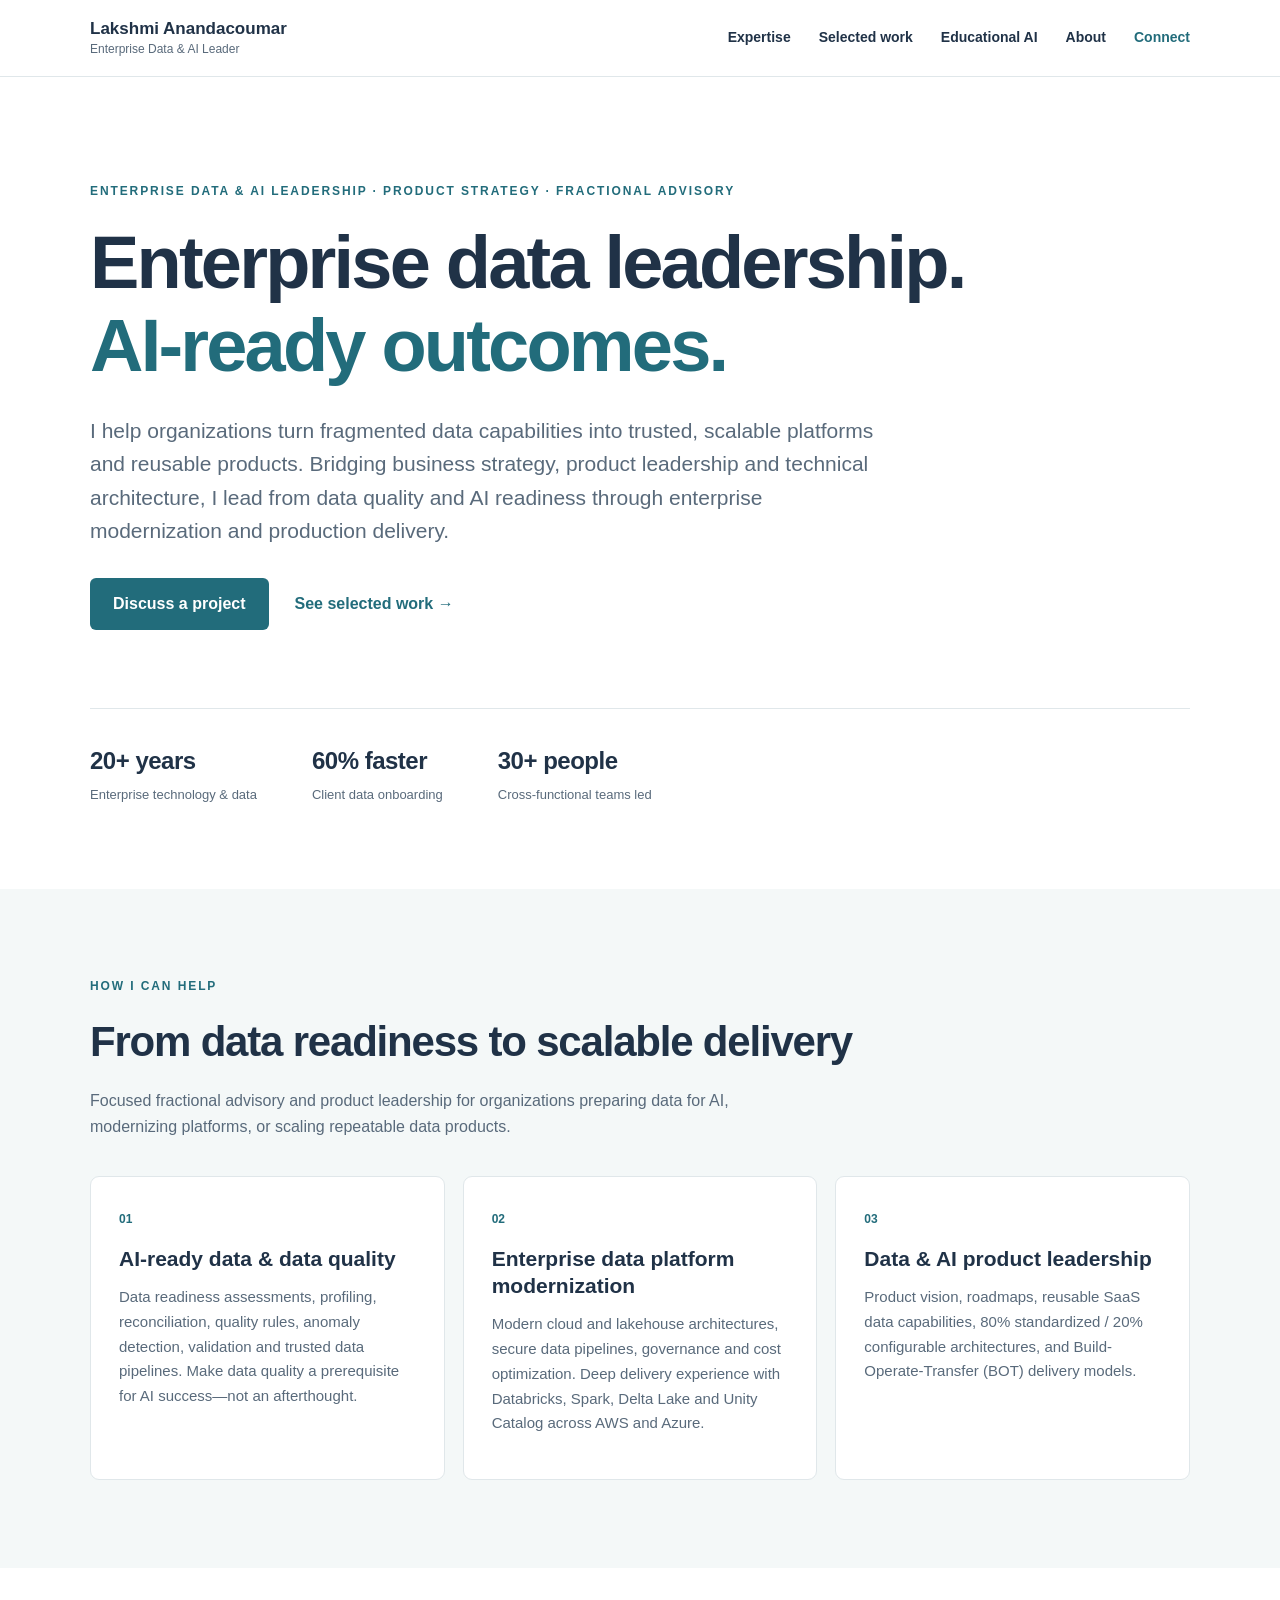
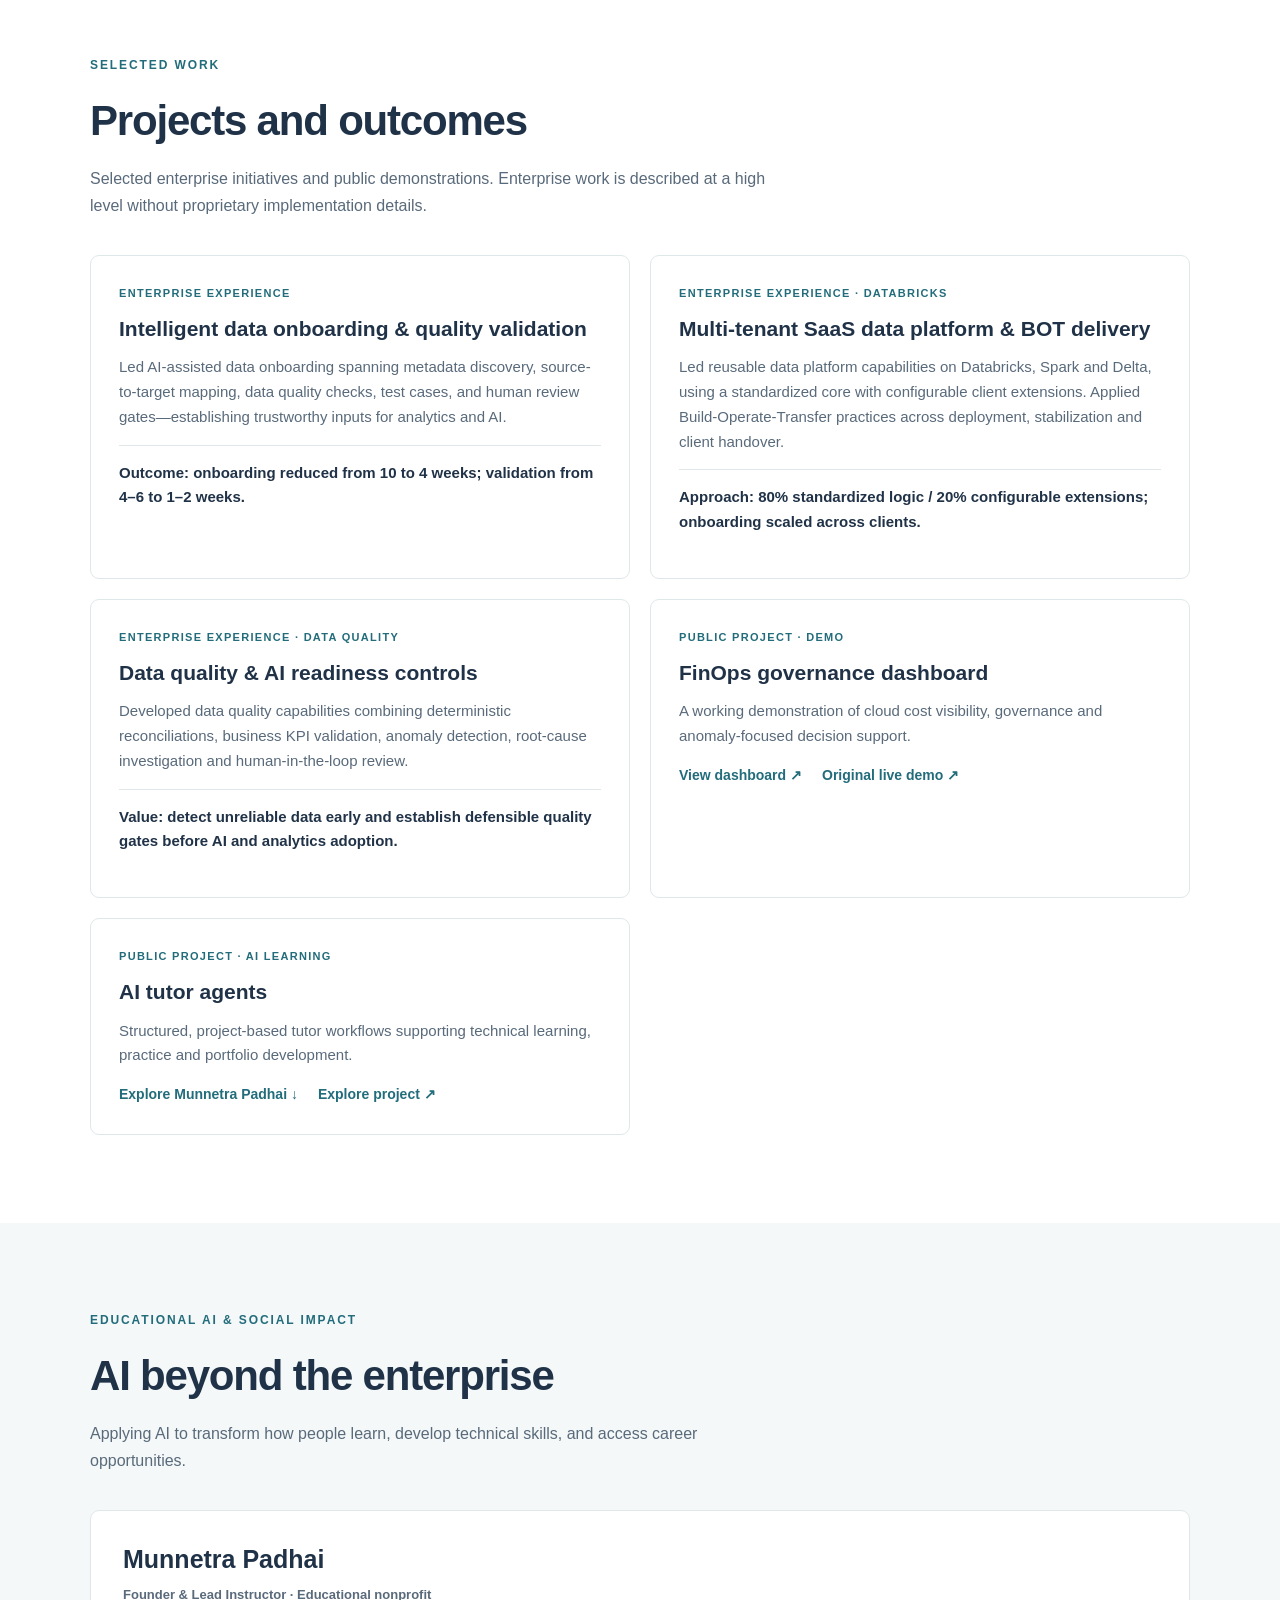
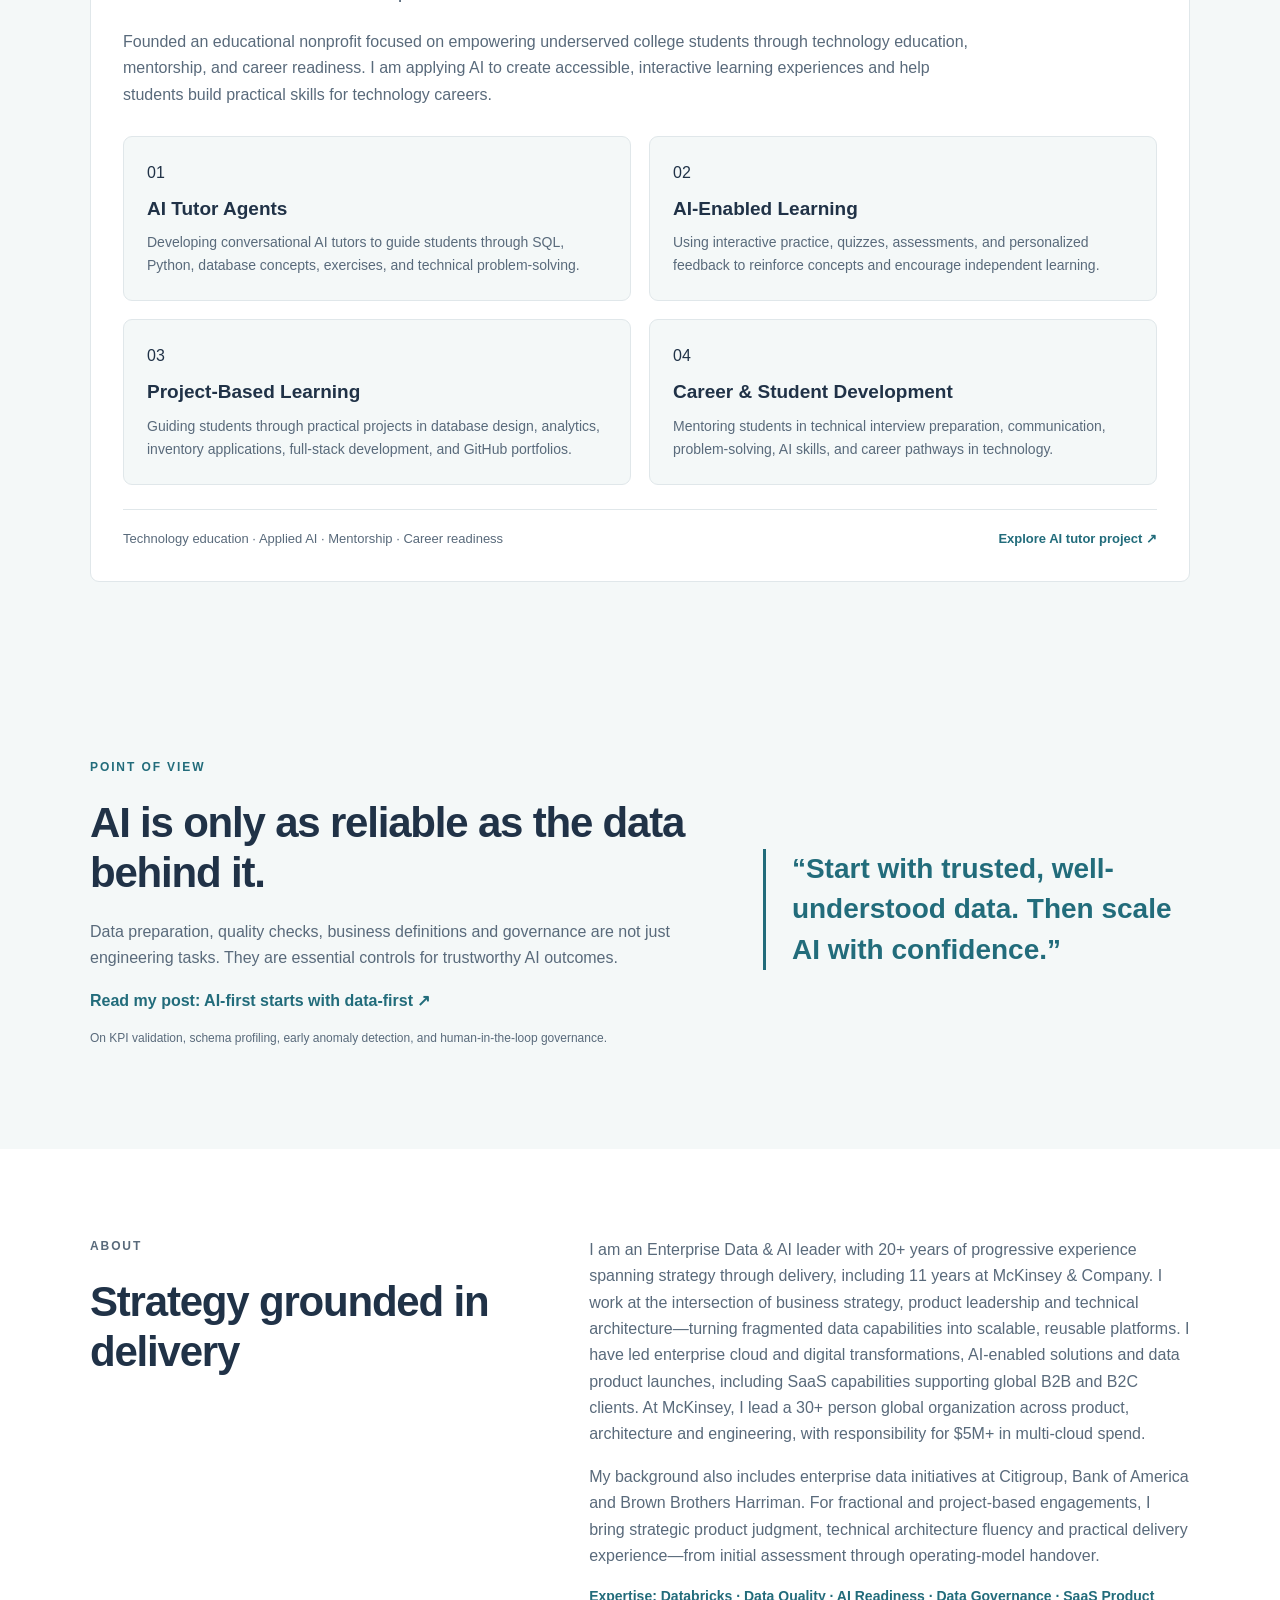
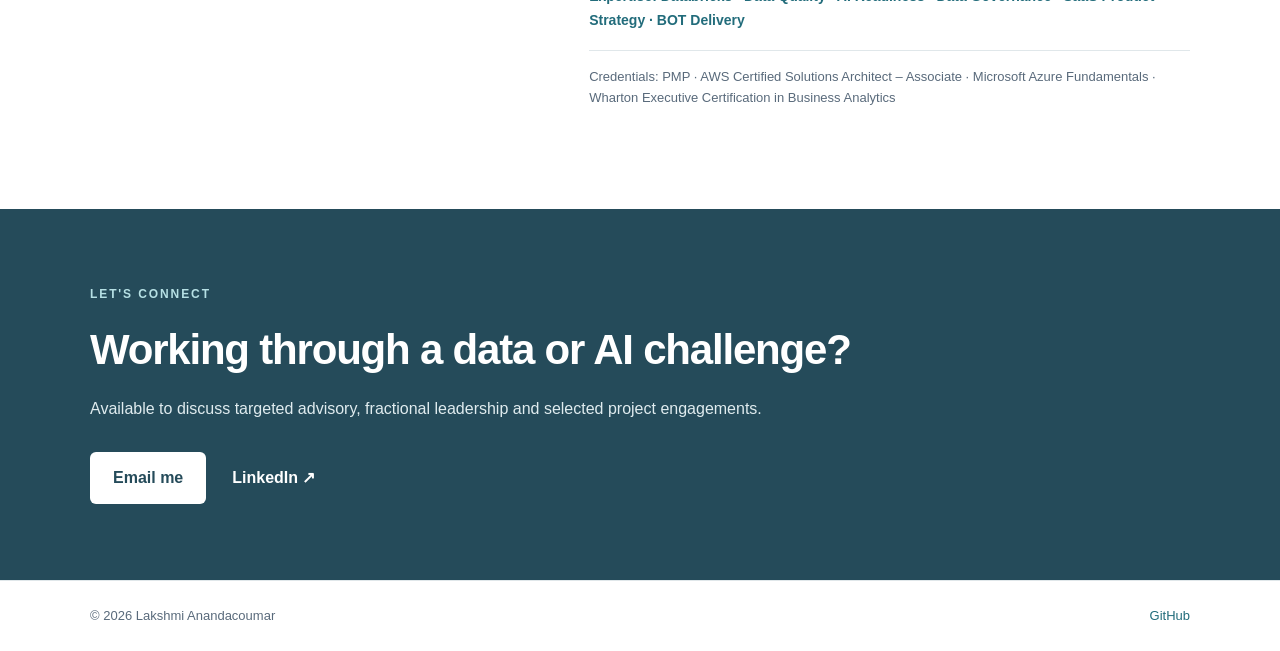
<file: index_updated.html>
<!doctype html>
<html lang="en"><head><meta charset="utf-8"><meta name="viewport" content="width=device-width,initial-scale=1"><meta name="description" content="Enterprise Data & AI product leader advising on trusted data foundations, enterprise platform modernization, reusable SaaS platforms and AI-ready governance."><title>Lakshmi Anandacoumar | Enterprise Data & AI Leadership</title><link rel="stylesheet" href="styles.css"></head>
<body><header class="header"><div class="wrap nav"><a class="brand" href="#home">Lakshmi Anandacoumar<span>Enterprise Data & AI Leader</span></a><button class="menu" id="menu" aria-expanded="false" aria-controls="links">Menu ☰</button><nav id="links" aria-label="Main navigation"><a href="#focus">Expertise</a><a href="#work">Selected work</a><a href="#munnetra-padhai">Educational AI</a><a href="#about">About</a><a href="#contact" class="nav-contact">Connect</a></nav></div></header>
<main><section id="home" class="hero wrap"><p class="eyebrow">ENTERPRISE DATA & AI LEADERSHIP · PRODUCT STRATEGY · FRACTIONAL ADVISORY</p><h1>Enterprise data leadership.<br><em>AI-ready outcomes.</em></h1><p class="lead">I help organizations turn fragmented data capabilities into trusted, scalable platforms and reusable products. Bridging business strategy, product leadership and technical architecture, I lead from data quality and AI readiness through enterprise modernization and production delivery.</p><div class="actions"><a class="button" href="mailto:lakshmi_leo@hotmail.com?subject=Data%20%26%20AI%20Advisory%20Conversation">Discuss a project</a><a class="text-link" href="#work">See selected work →</a></div><div class="metrics"><div><strong>20+ years</strong><span>Enterprise technology & data</span></div><div><strong>60% faster</strong><span>Client data onboarding</span></div><div><strong>30+ people</strong><span>Cross-functional teams led</span></div></div></section>
<section id="focus" class="section soft"><div class="wrap"><p class="eyebrow">HOW I CAN HELP</p><h2>From data readiness to scalable delivery</h2><p class="intro">Focused fractional advisory and product leadership for organizations preparing data for AI, modernizing platforms, or scaling repeatable data products.</p><div class="cards three"><article class="card"><span class="num">01</span><h3>AI-ready data & data quality</h3><p>Data readiness assessments, profiling, reconciliation, quality rules, anomaly detection, validation and trusted data pipelines. Make data quality a prerequisite for AI success—not an afterthought.</p></article><article class="card"><span class="num">02</span><h3>Enterprise data platform modernization</h3><p>Modern cloud and lakehouse architectures, secure data pipelines, governance and cost optimization. Deep delivery experience with Databricks, Spark, Delta Lake and Unity Catalog across AWS and Azure.</p></article><article class="card"><span class="num">03</span><h3>Data & AI product leadership</h3><p>Product vision, roadmaps, reusable SaaS data capabilities, 80% standardized / 20% configurable architectures, and Build-Operate-Transfer (BOT) delivery models.</p></article></div></div></section>
<section id="work" class="section"><div class="wrap"><p class="eyebrow">SELECTED WORK</p><h2>Projects and outcomes</h2><p class="intro">Selected enterprise initiatives and public demonstrations. Enterprise work is described at a high level without proprietary implementation details.</p><div class="work-grid"><article class="work-card"><div class="work-type">ENTERPRISE EXPERIENCE</div><h3>Intelligent data onboarding & quality validation</h3><p>Led AI-assisted data onboarding spanning metadata discovery, source-to-target mapping, data quality checks, test cases, and human review gates—establishing trustworthy inputs for analytics and AI.</p><p class="result">Outcome: onboarding reduced from 10 to 4 weeks; validation from 4–6 to 1–2 weeks.</p></article><article class="work-card"><div class="work-type">ENTERPRISE EXPERIENCE · DATABRICKS</div><h3>Multi-tenant SaaS data platform & BOT delivery</h3><p>Led reusable data platform capabilities on Databricks, Spark and Delta, using a standardized core with configurable client extensions. Applied Build-Operate-Transfer practices across deployment, stabilization and client handover.</p><p class="result">Approach: 80% standardized logic / 20% configurable extensions; onboarding scaled across clients.</p></article><article class="work-card"><div class="work-type">ENTERPRISE EXPERIENCE · DATA QUALITY</div><h3>Data quality & AI readiness controls</h3><p>Developed data quality capabilities combining deterministic reconciliations, business KPI validation, anomaly detection, root-cause investigation and human-in-the-loop review.</p><p class="result">Value: detect unreliable data early and establish defensible quality gates before AI and analytics adoption.</p></article><article class="work-card"><div class="work-type">PUBLIC PROJECT · DEMO</div><h3>FinOps governance dashboard</h3><p>A working demonstration of cloud cost visibility, governance and anomaly-focused decision support.</p><div class="card-links"><a href="finops/index.html" target="_blank" rel="noopener noreferrer">View dashboard ↗</a><a href="https://lakshmianandacoumar.github.io/finops-cost-governance-dashboard/" target="_blank" rel="noopener noreferrer">Original live demo ↗</a></div></article><article class="work-card"><div class="work-type">PUBLIC PROJECT · AI LEARNING</div><h3>AI tutor agents</h3><p>Structured, project-based tutor workflows supporting technical learning, practice and portfolio development.</p><div class="card-links"><a href="#munnetra-padhai">Explore Munnetra Padhai ↓</a><a href="https://github.com/Lakshmi-AI-Data/interactive-ai-tutor-agents" target="_blank" rel="noopener noreferrer">Explore project ↗</a></div></article></div></div></section>
<section id="munnetra-padhai" class="section soft"><div class="wrap">
<p class="eyebrow">EDUCATIONAL AI & SOCIAL IMPACT</p>
<h2>AI beyond the enterprise</h2>
<p class="intro">Applying AI to transform how people learn, develop technical skills, and access career opportunities.</p>
<div class="munnetra-panel">
<div class="munnetra-heading"><h3>Munnetra Padhai</h3><span class="munnetra-role">Founder & Lead Instructor · Educational nonprofit</span></div>
<p class="munnetra-description">Founded an educational nonprofit focused on empowering underserved college students through technology education, mentorship, and career readiness. I am applying AI to create accessible, interactive learning experiences and help students build practical skills for technology careers.</p>
<div class="munnetra-grid">
<article class="munnetra-card"><span class="num">01</span><h3>AI Tutor Agents</h3><p>Developing conversational AI tutors to guide students through SQL, Python, database concepts, exercises, and technical problem-solving.</p></article>
<article class="munnetra-card"><span class="num">02</span><h3>AI-Enabled Learning</h3><p>Using interactive practice, quizzes, assessments, and personalized feedback to reinforce concepts and encourage independent learning.</p></article>
<article class="munnetra-card"><span class="num">03</span><h3>Project-Based Learning</h3><p>Guiding students through practical projects in database design, analytics, inventory applications, full-stack development, and GitHub portfolios.</p></article>
<article class="munnetra-card"><span class="num">04</span><h3>Career & Student Development</h3><p>Mentoring students in technical interview preparation, communication, problem-solving, AI skills, and career pathways in technology.</p></article>
</div>
<div class="munnetra-footer"><span>Technology education · Applied AI · Mentorship · Career readiness</span><a href="https://github.com/Lakshmi-AI-Data/interactive-ai-tutor-agents" target="_blank" rel="noopener noreferrer">Explore AI tutor project ↗</a></div>
</div></div></section>
<section class="section soft" id="perspective"><div class="wrap perspective"><div><p class="eyebrow">POINT OF VIEW</p><h2>AI is only as reliable as the data behind it.</h2><p>Data preparation, quality checks, business definitions and governance are not just engineering tasks. They are essential controls for trustworthy AI outcomes.</p><a class="text-link" href="https://lnkd.in/p/eaqyhXCV" target="_blank" rel="noopener noreferrer">Read my post: AI-first starts with data-first ↗</a><p class="note">On KPI validation, schema profiling, early anomaly detection, and human-in-the-loop governance.</p></div><div class="quote">“Start with trusted, well-understood data. Then scale AI with confidence.”</div></div></section>
<section id="about" class="section"><div class="wrap about"><div><p class="eyebrow">ABOUT</p><h2>Strategy grounded in delivery</h2></div><div><p>I am an Enterprise Data & AI leader with 20+ years of progressive experience spanning strategy through delivery, including 11 years at McKinsey & Company. I work at the intersection of business strategy, product leadership and technical architecture—turning fragmented data capabilities into scalable, reusable platforms. I have led enterprise cloud and digital transformations, AI-enabled solutions and data product launches, including SaaS capabilities supporting global B2B and B2C clients. At McKinsey, I lead a 30+ person global organization across product, architecture and engineering, with responsibility for $5M+ in multi-cloud spend.</p><p>My background also includes enterprise data initiatives at Citigroup, Bank of America and Brown Brothers Harriman. For fractional and project-based engagements, I bring strategic product judgment, technical architecture fluency and practical delivery experience—from initial assessment through operating-model handover.</p><p class="small">Expertise: Databricks · Data Quality · AI Readiness · Data Governance · SaaS Product Strategy · BOT Delivery</p><p class="credentials">Credentials: PMP · AWS Certified Solutions Architect – Associate · Microsoft Azure Fundamentals · Wharton Executive Certification in Business Analytics</p></div></div></section>
<section id="contact" class="contact"><div class="wrap"><p class="eyebrow">LET'S CONNECT</p><h2>Working through a data or AI challenge?</h2><p>Available to discuss targeted advisory, fractional leadership and selected project engagements.</p><div class="actions"><a class="button light" href="mailto:lakshmi_leo@hotmail.com?subject=Data%20%26%20AI%20Advisory%20Conversation">Email me</a><a class="light-link" href="https://www.linkedin.com/in/lakshmianandacoumar/" target="_blank" rel="noopener noreferrer">LinkedIn ↗</a></div></div></section></main><footer><div class="wrap foot"><span>© <span id="year">2026</span> Lakshmi Anandacoumar</span><a href="https://github.com/Lakshmi-AI-Data/portfolio" target="_blank" rel="noopener noreferrer">GitHub</a></div></footer><script src="script.js"></script></body></html>
</file>
<file: styles.css>
:root{--ink:#203247;--muted:#596a7b;--accent:#226c7b;--line:#e0e7ea;--soft:#f4f8f8;--white:#fff}*{box-sizing:border-box}html{scroll-behavior:smooth}body{margin:0;background:var(--white);color:var(--ink);font:16px/1.65 -apple-system,BlinkMacSystemFont,"Segoe UI",Arial,sans-serif}a{color:var(--accent)}.wrap{width:min(1100px,calc(100% - 48px));margin:auto}.header{position:sticky;top:0;background:rgba(255,255,255,.97);border-bottom:1px solid var(--line);z-index:10}.nav{min-height:76px;display:flex;align-items:center;justify-content:space-between;gap:24px}.brand{font-weight:750;text-decoration:none;color:var(--ink);line-height:1.15;font-size:17px}.brand span{display:block;font-size:12px;color:var(--muted);font-weight:500;margin-top:5px}.nav nav{display:flex;align-items:center;gap:28px}.nav nav a{text-decoration:none;font-size:14px;color:var(--ink);font-weight:600}.nav nav a:hover,.text-link:hover{text-decoration:underline}.nav .nav-contact{color:var(--accent)}.menu{display:none}.hero{padding:105px 0 84px}.eyebrow{color:var(--accent);font-size:12px;font-weight:800;letter-spacing:1.9px;margin:0 0 20px}h1,h2,h3,p{margin-top:0}h1{font-size:clamp(42px,6vw,74px);letter-spacing:-2.8px;line-height:1.12;margin-bottom:26px;max-width:900px}h1 em{font-style:normal;color:var(--accent)}.lead{font-size:21px;max-width:790px;color:var(--muted);line-height:1.6}.actions{display:flex;align-items:center;gap:26px;flex-wrap:wrap;margin-top:30px}.button{background:var(--accent);border-radius:6px;padding:13px 23px;color:white;text-decoration:none;font-weight:700;display:inline-block}.button:hover{background:#185462}.text-link{font-weight:700;text-decoration:none}.metrics{display:flex;gap:55px;border-top:1px solid var(--line);padding-top:32px;margin-top:78px;flex-wrap:wrap}.metrics div{display:grid;gap:3px}.metrics strong{font-size:24px;letter-spacing:-.5px}.metrics span{font-size:13px;color:var(--muted)}.section{padding:88px 0}.soft{background:var(--soft)}h2{font-size:clamp(29px,3.6vw,42px);letter-spacing:-1.2px;line-height:1.2;margin-bottom:20px}.intro{color:var(--muted);max-width:700px;margin-bottom:36px}.cards{display:grid;gap:18px}.three{grid-template-columns:repeat(3,1fr)}.card,.work-card{background:white;border:1px solid var(--line);border-radius:9px;padding:28px}.card .num{font-size:12px;font-weight:800;color:var(--accent)}h3{font-size:21px;line-height:1.3;margin:13px 0}.card p,.work-card p{color:var(--muted);font-size:15px}.work-grid{display:grid;grid-template-columns:repeat(2,1fr);gap:20px}.work-type{font-size:11px;letter-spacing:1.3px;font-weight:800;color:var(--accent)}.work-card .result{border-top:1px solid var(--line);padding-top:15px;color:var(--ink);font-weight:650}.card-links{display:flex;gap:20px;flex-wrap:wrap}.card-links a{font-size:14px;font-weight:700;text-decoration:none}.perspective{display:grid;grid-template-columns:1.4fr 1fr;gap:75px;align-items:center}.perspective p:not(.eyebrow){color:var(--muted)}.quote{font-size:28px;line-height:1.45;font-weight:650;color:var(--accent);padding-left:26px;border-left:3px solid var(--accent)}.note{font-size:12px;margin-top:15px}.about{display:grid;grid-template-columns:1fr 1.4fr;gap:70px}.about p{color:var(--muted)}.about .small{font-size:14px;color:var(--accent);font-weight:650}.contact{padding:76px 0;background:#254b5a;color:white}.contact .eyebrow{color:#b6e0e4}.contact p{color:#e0ecef}.button.light{background:white;color:#254b5a}.light-link{color:white;text-decoration:none;font-weight:700}footer{border-top:1px solid var(--line);padding:24px 0;font-size:13px;color:var(--muted)}.foot{display:flex;justify-content:space-between}.foot a{text-decoration:none}@media(max-width:760px){.wrap{width:min(100% - 32px,1100px)}.nav{min-height:68px}.menu{display:block;background:white;border:1px solid var(--line);border-radius:6px;padding:8px 12px;color:var(--ink)}.nav nav{display:none;position:absolute;top:68px;left:0;right:0;background:white;padding:20px 24px;box-shadow:0 12px 16px #20324715;flex-direction:column;align-items:flex-start;gap:15px}.nav nav.open{display:flex}.hero{padding:70px 0 60px}h1{letter-spacing:-1.6px}.lead{font-size:18px}.metrics{margin-top:55px;gap:24px}.section{padding:62px 0}.three,.work-grid,.perspective,.about{grid-template-columns:1fr;gap:18px}.quote{font-size:23px;margin-top:16px}.card,.work-card{padding:22px}}@media(prefers-reduced-motion:reduce){html{scroll-behavior:auto}}

.credentials{font-size:13px;color:var(--muted);border-top:1px solid var(--line);padding-top:15px;margin-top:18px}

/* Munnetra Padhai - Educational AI & Social Impact */
.munnetra-panel{background:var(--white);border:1px solid var(--line);border-radius:9px;padding:32px}
.munnetra-heading h3{font-size:25px;margin:0 0 5px}
.munnetra-role{font-size:13px;color:var(--muted);font-weight:600}
.munnetra-description{color:var(--muted);max-width:850px;margin:22px 0 28px}
.munnetra-grid{display:grid;grid-template-columns:repeat(2,minmax(0,1fr));gap:18px}
.munnetra-card{background:var(--soft);border:1px solid var(--line);border-radius:9px;padding:23px}
.munnetra-card h3{margin:10px 0;font-size:19px}
.munnetra-card p{color:var(--muted);font-size:14px;margin:0}
.munnetra-footer{display:flex;justify-content:space-between;align-items:center;gap:18px;flex-wrap:wrap;border-top:1px solid var(--line);padding-top:18px;margin-top:24px;font-size:13px;color:var(--muted)}
.munnetra-footer a{font-weight:700;text-decoration:none}
@media(max-width:760px){.munnetra-panel{padding:21px}.munnetra-grid{grid-template-columns:1fr}.munnetra-footer{align-items:flex-start;flex-direction:column}}


/* Subtle homepage link to the educational nonprofit section */
.impact-link {
  display: inline-flex;
  align-items: center;
  gap: 0.35rem;
  margin: 0 0 1.5rem;
  padding: 0.55rem 0.85rem;
  border: 1px solid var(--line);
  border-radius: 999px;
  color: var(--accent);
  background: #fff;
  font-size: 0.9rem;
  font-weight: 600;
  text-decoration: none;
  transition: border-color 0.2s ease, background 0.2s ease;
}
.impact-link:hover {
  border-color: var(--accent);
  background: var(--soft);
}
</file>
